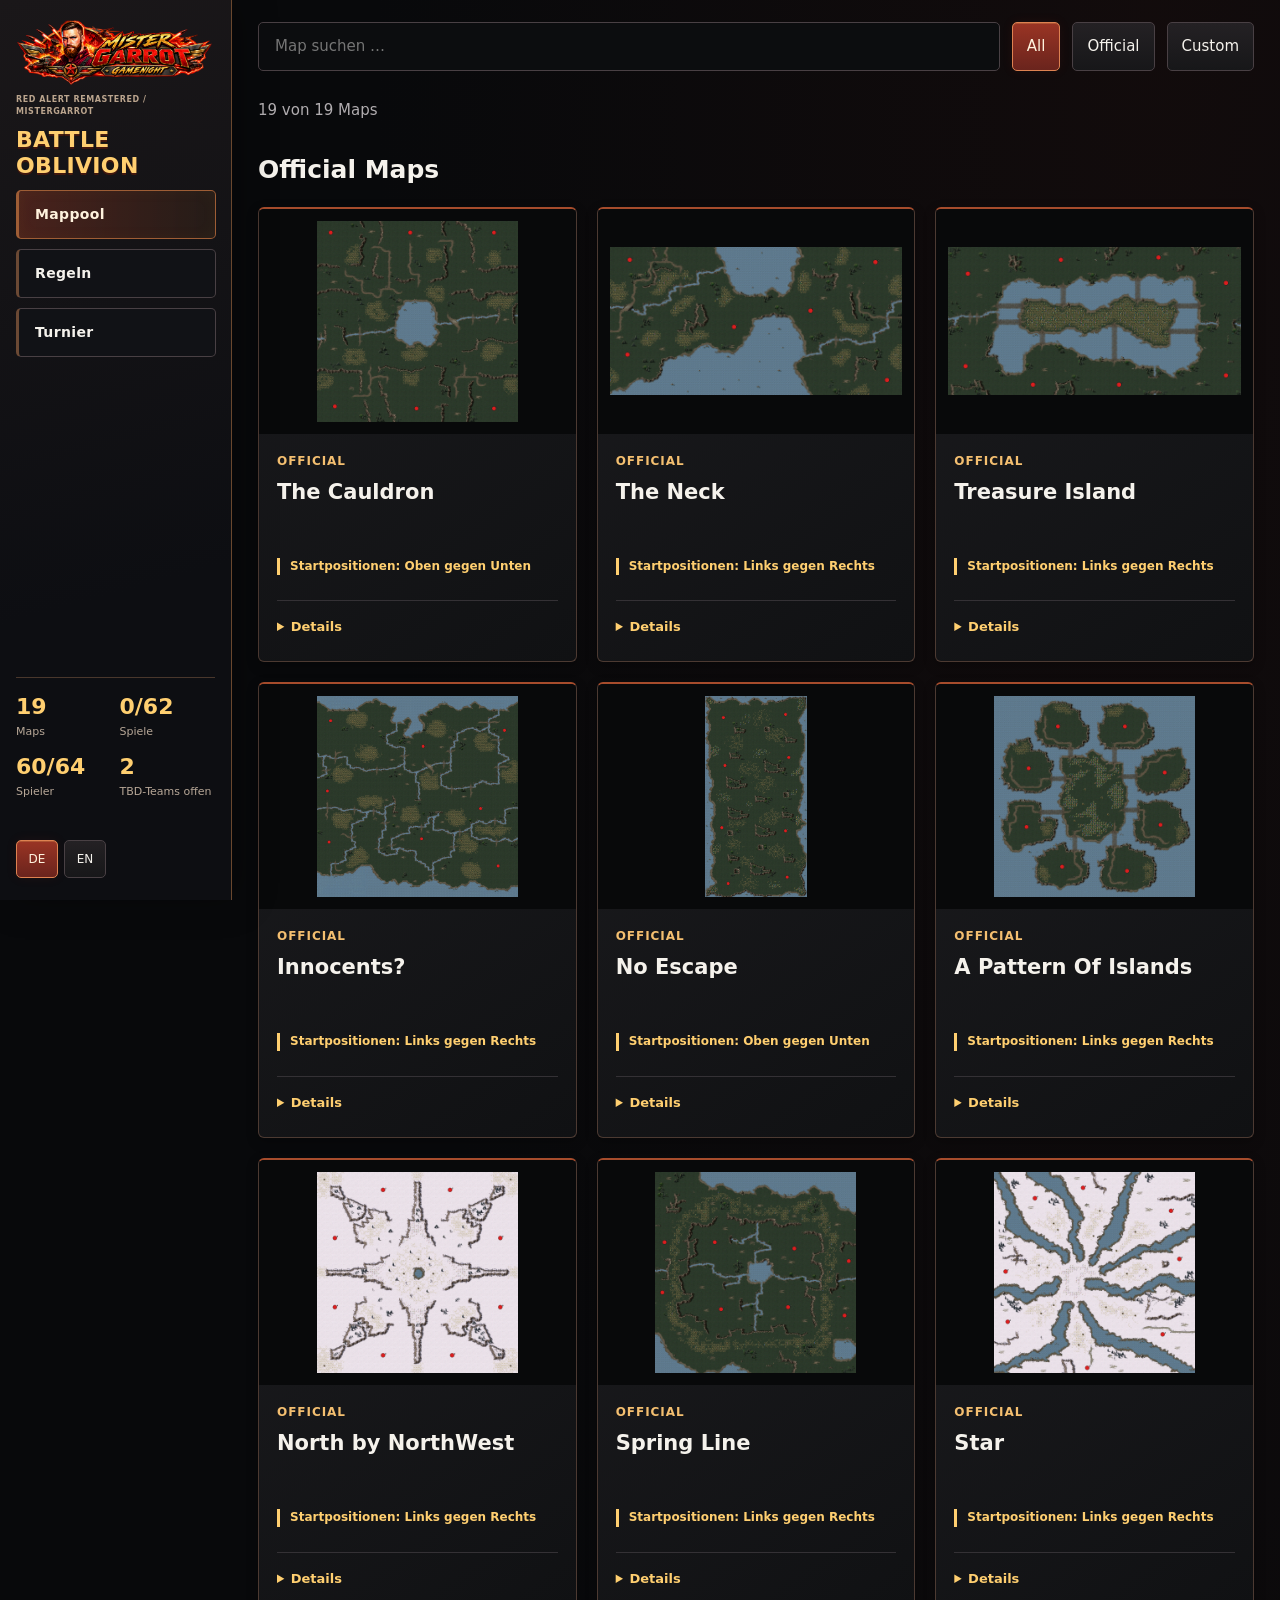
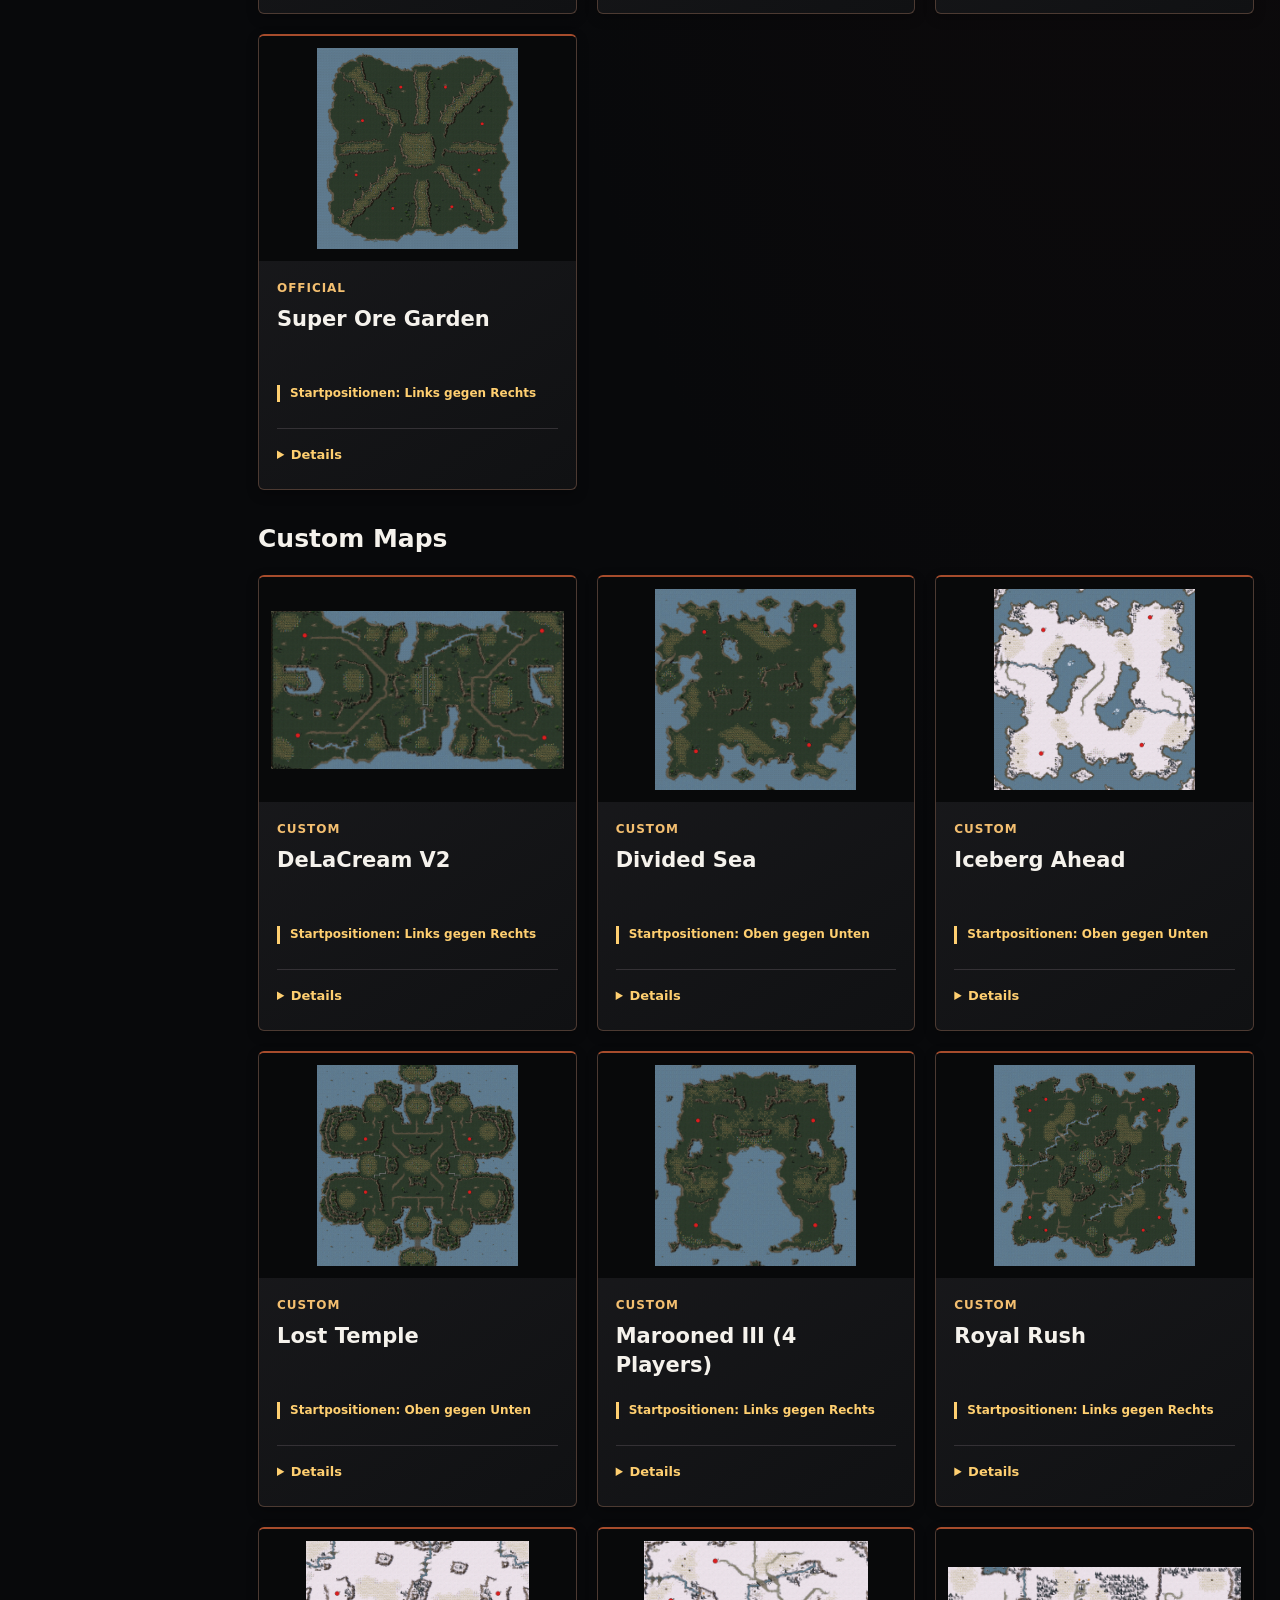
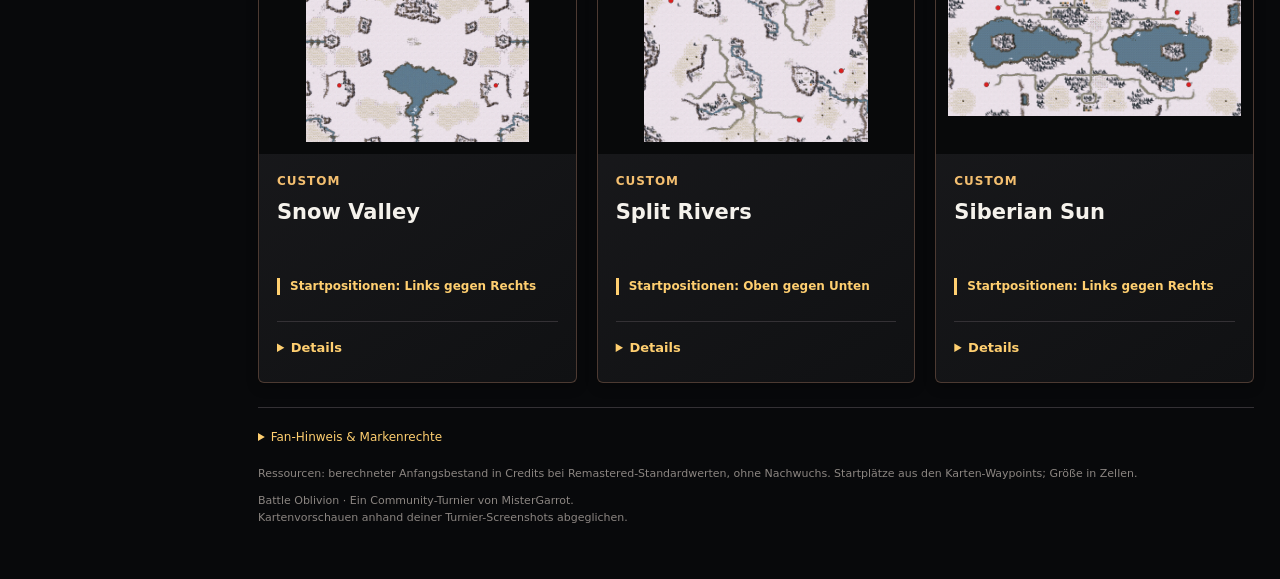
<file: index.html>
<!doctype html>
<html lang="de"><head><meta charset="utf-8"><meta name="viewport" content="width=device-width,initial-scale=1"><meta name="description" content="MisterGarrot presents Battle Oblivion: Red Alert Remastered tournament maps, rules and live bracket."><meta name="theme-color" content="#141113"><link rel="icon" href="assets/branding/mistergarrot/logo-3c8ef4c450.png"><title>MisterGarrot · BATTLE OBLIVION</title>
<style>
:root{color-scheme:dark;--bg:#06030f;--panel:#130d2a;--line:#302347;--ink:#f5f0ff;--muted:#b4a8ca;--pink:#ff3aa2;--cyan:#54d8ff;--gold:#ffdc4a}*{box-sizing:border-box}body{margin:0;background:var(--bg);color:var(--ink);font:16px/1.5 system-ui,sans-serif}header{border-bottom:1px solid var(--line);background:radial-gradient(ellipse at top left,#39132f,transparent 65%),var(--panel)}.wrap{max-width:1240px;margin:auto;padding:32px 24px}.brand{color:var(--pink);font-weight:800;letter-spacing:.18em;font-size:13px}h1{font-size:clamp(36px,6vw,66px);line-height:1.05;letter-spacing:-.045em;margin:20px 0}p{color:var(--muted);max-width:780px}.stats{display:flex;gap:24px;flex-wrap:wrap;margin-top:28px}.stats strong{color:var(--gold);font-size:25px;margin-right:6px}.tools{display:flex;gap:12px;flex-wrap:wrap;margin-bottom:28px}input{flex:1;min-width:190px;background:var(--panel);border:1px solid var(--line);padding:12px 16px;color:var(--ink);border-radius:8px;font:inherit}button{font:inherit;cursor:pointer} .filter{border:1px solid var(--line);border-radius:8px;background:var(--panel);color:var(--ink);padding:10px 15px}.filter[aria-pressed=true]{color:var(--bg);background:var(--cyan);border-color:var(--cyan)}:focus-visible{outline:3px solid var(--gold);outline-offset:4px}h2{margin:30px 0 18px;font-size:25px}.grid{display:grid;grid-template-columns:repeat(auto-fill,minmax(255px,1fr));gap:20px}.card{background:var(--panel);border:1px solid var(--line);border-radius:12px;overflow:hidden}.preview{display:flex;width:100%;height:225px;align-items:center;justify-content:center;border:0;background:#090712;color:var(--muted);padding:12px}.preview img{width:100%;height:100%;object-fit:contain;transition:transform .2s}.preview:hover img{transform:scale(1.04)}.body{padding:18px}.badge{color:var(--cyan);font-size:12px;font-weight:700;text-transform:uppercase;letter-spacing:.08em}h3{font-size:21px;margin:8px 0}.note{font-size:13px;margin:10px 0 0}a{color:var(--gold)}.workshop{display:inline-block;margin-top:12px;font-size:14px}footer{border-top:1px solid var(--line);margin-top:40px;color:var(--muted);font-size:13px}dialog{width:min(950px,94vw);max-height:94vh;background:var(--panel);color:var(--ink);border:1px solid var(--line);border-radius:12px;padding:20px}dialog::backdrop{background:#000c}dialog img{display:block;width:100%;height:65vh;object-fit:contain;background:#090712}dialog button{float:right;background:var(--panel);color:var(--ink);border:1px solid var(--line);border-radius:6px;padding:8px 15px}dialog h2{margin:0 0 16px;padding-right:130px}[hidden]{display:none!important}@media(max-width:500px){.wrap{padding:24px 16px}.grid{grid-template-columns:1fr}.stats{gap:12px}.filter{flex:1}.preview{height:270px}}@media(prefers-reduced-motion:reduce){*{transition:none!important}}@media print{.tools,dialog{display:none}body{background:white;color:black}.card{break-inside:avoid}.grid{grid-template-columns:repeat(3,1fr)}.preview{height:150px}}
.rules-grid{display:grid;grid-template-columns:repeat(auto-fit,minmax(min(100%,340px),1fr));gap:20px}.rule-box{background:var(--panel);border:1px solid var(--line);border-radius:12px;padding:24px}.rule-box h3{margin-top:0}.rule-box li{margin:10px 0}.rule-box ul,.rule-box ol{padding-left:22px}.rule-box dl{display:grid;grid-template-columns:1fr 1fr;gap:10px 16px}.rule-box dd{margin:0;color:var(--cyan)}.rule-highlight{padding:20px 24px;margin:20px 0 24px;border-left:4px solid var(--gold);background:#ffdc4a12;color:var(--gold);font-size:20px}@media print{#rules-panel[hidden]{display:block!important}}
.language-switch{display:flex;justify-content:flex-end;gap:8px;margin-bottom:16px}.language-switch .filter{flex:0 0 auto;min-width:52px}
.map-positions{font-size:14px;font-weight:700;color:var(--gold);border-left:3px solid var(--gold);padding-left:10px;margin:12px 0}
.map-metadata{border-top:1px solid var(--line);margin-top:14px;padding-top:10px}.map-metadata dl{display:grid;grid-template-columns:1fr auto;gap:5px 12px;font-size:13px;margin:0}.map-metadata dt{color:var(--muted)}.map-metadata dd{margin:0;text-align:right;font-variant-numeric:tabular-nums}.map-metadata details{font-size:12px;margin-top:12px;color:var(--muted)}.map-metadata summary{cursor:pointer;color:var(--cyan)}.map-metadata details p{overflow-wrap:anywhere}

dialog{width:min(1200px,96vw)}
.zoom-controls{display:flex;align-items:center;gap:10px;flex-wrap:wrap;margin:12px 0}
.zoom-controls button{float:none;min-width:40px}
.zoom-controls input{flex:1;min-width:100px;max-width:330px;padding:0;accent-color:var(--cyan)}
.zoom-controls output{min-width:55px;font-variant-numeric:tabular-nums}
.zoom-hint{font-size:12px;margin:8px 0}
#zoom-viewport{height:60vh;position:relative;overflow:hidden;background:#090712;touch-action:none;cursor:zoom-in;border:1px solid var(--line);user-select:none}
#zoom-viewport[data-zoomed=true]{cursor:grab}#zoom-viewport.dragging{cursor:grabbing}
#zoom-viewport #zoom-img{position:absolute;max-width:none;width:auto;height:auto;object-fit:fill;transform-origin:0 0;pointer-events:none}
@media(max-width:500px){.zoom-controls{gap:6px}#zoom-viewport{height:55vh}}
</style><link rel="stylesheet" href="assets/css/battle-oblivion-bracket.css?v=garrot-22"><style data-battle-version="garrot-22">/* MisterGarrot: compact command-panel layout, red/gold accents on charcoal. */
:root{--bg:#08090b;--panel:#131416;--line:#343135;--ink:#f5f2ec;--muted:#b1adb0;--pink:#f24939;--cyan:#edbc61;--gold:#ffcf70;--ground:var(--bg);--panel-hi:#1b1a1c}
body{background:radial-gradient(ellipse at 90% 0,#48181128,transparent 48%),var(--bg);font-size:15px;padding-bottom:20px}
.wrap{max-width:1840px;width:100%;padding:18px 28px}header{background:linear-gradient(100deg,#171213,#0d0e10 65%);border-bottom:1px solid #6a3527;box-shadow:0 3px 20px #0007}
header>.wrap{display:grid;grid-template-columns:180px 1fr auto;grid-template-rows:auto auto;align-items:center;gap:3px 24px;padding-top:10px;padding-bottom:10px}
.garrot-brand{grid-column:1;grid-row:1/3;display:block;width:180px;height:60px}.garrot-brand img{display:block;width:100%;height:100%;object-fit:contain}
header .brand{grid-column:2;grid-row:1;color:#bcaaa1;font-size:10px;letter-spacing:.16em;align-self:end}header h1{grid-column:2;grid-row:2;margin:0;font-size:clamp(22px,2.3vw,34px);line-height:1.15;letter-spacing:.025em;font-weight:900;color:var(--gold);text-shadow:0 2px #41170d;align-self:start}
header .language-switch{grid-column:3;grid-row:1/3;margin:0;align-self:center;gap:6px}header .language-switch .filter{min-width:42px;padding:8px 10px;font-size:12px}header>.wrap>p,header .stats{display:none}
main>.tools:first-child{margin-bottom:14px;gap:8px;border-bottom:1px solid var(--line);padding-bottom:12px}.filter{border-radius:5px;border-color:#494044;background:linear-gradient(#242124,#171719);color:var(--ink);padding:9px 14px;min-height:38px;transition:background .15s,border-color .15s}
.filter:hover{border-color:#bc6942;background:#302322}.filter[aria-pressed=true]{background:linear-gradient(#9a3424,#6a241d);color:#fff3de;border-color:#de8251;box-shadow:inset 0 1px #ffcf7033,0 0 12px #cc392414}
input,select{border-radius:5px!important;background:#0c0d0f!important;border-color:#494044!important}.filter:focus-visible,input:focus-visible,select:focus-visible,summary:focus-visible{outline:2px solid var(--gold);outline-offset:3px}
.card,.rule-box,.battle-match{border:1px solid #4c3a32;border-radius:6px;background:linear-gradient(145deg,#1b1b1e,#101113);box-shadow:inset 0 1px #ffffff08,0 4px 12px #0004}.card{border-top:2px solid #a64c2c}.card:hover{border-color:#a97145}.preview{background:#08090a}.badge{color:#f4bf70}.rule-highlight{background:#65251a2b}.rule-box h3{color:#f2c688}.rule-box dd{color:#f4d08d}
#tournament-panel>.battle-heading{font-size:22px;line-height:1.2;margin:0 12px 4px 0;display:inline-block;color:#f3e9dd}#tournament-panel>.battle-summary{font-size:12px;margin:0;display:inline;color:var(--muted)}.battle-connection{margin:5px 0 12px;font-size:11px!important;color:#d1ad70!important}
.battle-toolbar{gap:8px;align-items:center;margin-bottom:12px}.battle-toolbar>.filter,.battle-toolbar>select{font-size:13px;padding:8px 12px;min-height:38px}.battle-toolbar .battle-match-picker{max-width:360px;min-width:180px;flex:1}.battle-toolbar .battle-view-tools{margin:0 0 0 auto;gap:8px;flex-wrap:nowrap;font-size:12px}.battle-view-tools input{width:100px;min-width:70px;max-width:130px;flex:0 1 100px}.battle-view-tools .filter{font-size:12px;padding:7px 10px;white-space:nowrap}.battle-view-tools output{min-width:44px}
#bracket-message:empty{display:none}.battle-viewport{max-height:calc(100dvh - 250px);min-height:330px;background:linear-gradient(#111214e8,#090a0c),repeating-linear-gradient(0deg,transparent 0 39px,#ffffff04 40px);border:1px solid #5b4033;border-top:2px solid #bb6b37;border-radius:6px;padding:16px;scrollbar-color:#74543d #111214}
.battle-round>h3{font-size:15px;color:#edbd76;background:var(--bg);text-transform:uppercase;letter-spacing:.08em}.battle-mirrored .battle-round>h3{height:38px;background:transparent}.battle-mirrored .battle-matches{grid-template-rows:repeat(16,var(--battle-row-height,138px))}.battle-mirrored .battle-match{min-height:125px}.battle-match{position:relative;border-left:3px solid #8f472e;padding:12px 14px}.battle-match::after{content:'';position:absolute;right:4px;top:4px;width:11px;height:11px;border-top:1px solid #b67746;border-right:1px solid #b67746;pointer-events:none}.battle-match-id{font-size:12px;color:#d2a76c;font-weight:700;text-transform:uppercase;letter-spacing:.05em}.battle-team{font-size:15px;line-height:1.4;min-height:40px;align-items:center;border-color:#383033}.battle-team strong{font-size:18px;color:#f6ce7d}.battle-winner{color:#ffe1a0;background:#b9752514}.battle-map{display:block;font-size:13px;padding:8px 0;line-height:1.4;max-width:100%}.battle-match>.battle-edit-result{font-size:13px;display:block;width:100%;padding:9px 12px;margin-top:4px;min-height:38px;text-align:center;background:linear-gradient(#9a3424,#69251d);border-color:#b76b40;color:#fff1d9;font-weight:700}.battle-match>.battle-edit-result:hover{background:#a43b28}.battle-final{box-shadow:0 0 22px #d98d3620!important}
.battle-lines path{stroke:#c59454;stroke-opacity:.65;stroke-width:2}.battle-list-viewport{max-height:none;overflow:visible;min-height:0;padding:18px}.battle-list-viewport .battle-round>h3{position:static;margin:10px 0 12px;padding:8px 0;border-bottom:1px solid #65432e}.battle-list-viewport .battle-round+.battle-round{margin-top:26px}.battle-bracket:not(.battle-mirrored) .battle-matches{grid-template-columns:repeat(auto-fill,minmax(310px,1fr));gap:14px}.battle-bracket:not(.battle-mirrored) .battle-round>h3{background:none}.battle-editor{background:linear-gradient(145deg,#1e1b1c,#101113);border:1px solid #a56b43;border-top:3px solid #d69648;box-shadow:0 20px 70px #000a}.battle-editor h2{color:var(--gold)}.battle-editor form{gap:16px}.battle-editor input,.battle-editor select{font-size:16px;padding:12px}.battle-editor form>button[type=submit]{background:#852f22;border-color:#c4814b;font-weight:700;min-height:44px}.battle-editor [role=alert]{color:#ff9b86}
footer{margin-top:24px}footer p{font-size:11px;max-width:none;color:#8b8581}dialog{background:#141416;border-color:#825437}.zoom-controls button{border-color:#72513d;background:#201b19;color:var(--ink)}
@media(min-width:1900px){.wrap{max-width:2040px}}
@media(max-width:800px){.wrap{padding:14px 16px}header>.wrap{grid-template-columns:110px 1fr auto;gap:3px 12px}.garrot-brand{width:110px;height:48px}header .brand{font-size:8px;letter-spacing:.05em}header h1{font-size:22px}.battle-toolbar .battle-view-tools{margin-left:0}.battle-viewport{max-height:68dvh}.battle-bracket:not(.battle-mirrored) .battle-matches{grid-template-columns:repeat(auto-fill,minmax(270px,1fr))}}
@media(max-width:480px){header>.wrap{grid-template-columns:65px 1fr auto;padding:9px 12px;gap:3px 8px}.garrot-brand{width:65px;height:42px}header h1{font-size:17px}header .brand{font-size:7px}header .language-switch .filter{min-width:32px;padding:6px;font-size:11px}header .language-switch{gap:3px}.battle-toolbar .battle-match-picker{max-width:100%}.battle-list-viewport{padding:10px}.battle-bracket:not(.battle-mirrored) .battle-matches{grid-template-columns:1fr}main>.tools:first-child>.filter{flex:1;padding:9px 8px}}
@media(prefers-reduced-motion:reduce){.filter{transition:none}}
/* Dashboard shell inspired by the supplied full-page reference. */
@media(min-width:901px){
 body>header{position:fixed;inset:0 auto 0 0;width:232px;height:100dvh;z-index:30;border-right:1px solid #69472e;border-bottom:0;background:linear-gradient(165deg,#1a1719,#0d0e12 65%);box-shadow:8px 0 35px #0004}
 header>.wrap{position:relative;height:100%;width:100%;display:flex;flex-direction:column;align-items:flex-start;padding:20px 16px;gap:9px}
 .garrot-brand{width:196px;height:65px;flex:none}header .brand{font-size:8px;letter-spacing:.07em;align-self:auto;color:#bba58e}header h1{font-size:22px;line-height:1.2;align-self:auto;margin:0;letter-spacing:.015em}
 header .language-switch{position:absolute;left:16px;bottom:22px;align-self:auto}
 header .stats{display:grid;grid-template-columns:1fr 1fr;gap:14px 8px;margin:0;position:absolute;bottom:100px;left:16px;right:16px;border-top:1px solid #49372c;padding-top:16px;font-size:11px;color:#b7a797}
 header .stats strong{display:block;font-size:22px;line-height:1.2;margin:0 0 3px;color:var(--gold)}
 main.wrap{margin-left:232px;width:calc(100% - 232px);max-width:none;padding:22px 26px}
 main>.tools:first-child{position:fixed;top:190px;left:16px;width:200px;display:flex;flex-direction:column;gap:10px;z-index:40;border:0;padding:0;margin:0}
 main>.tools:first-child .filter{text-align:left;width:100%;padding:13px 16px;font-size:14px;font-weight:700;letter-spacing:.025em;border-left:3px solid #6b4934;background:#111216}
 main>.tools:first-child .filter[aria-pressed=true]{border-left-color:#ffc16b;border-color:#9e5d35;background:linear-gradient(90deg,#78302288,#251c18);box-shadow:inset 0 0 16px #d78c2b0c}
}
.battle-kpis{display:grid;grid-template-columns:repeat(3,minmax(0,1fr));gap:14px;margin-bottom:18px;max-width:950px}.battle-kpi{position:relative;display:flex;align-items:center;gap:14px;padding:15px 18px;background:linear-gradient(130deg,#201b1d,#111216);border:1px solid #4b3c34;border-radius:7px;border-top:2px solid #a55c31;box-shadow:0 5px 18px #0002}.battle-kpi:after{content:'';position:absolute;right:5px;bottom:5px;width:10px;height:10px;border-right:1px solid #b67c46;border-bottom:1px solid #b67c46}.battle-kpi strong{font-size:23px;line-height:1.2;color:#f5cd83;white-space:nowrap;font-variant-numeric:tabular-nums}.battle-kpi span{font-size:11px;color:#c1b3a8;letter-spacing:.035em;text-transform:uppercase;max-width:110px}.series-format{margin:14px 0}.series-format dl{max-width:600px}.battle-viewport{max-height:calc(100dvh - 270px)}
@media(max-width:1100px){.battle-kpi{padding:12px;gap:8px}.battle-kpi strong{font-size:19px}.battle-kpi span{font-size:10px}}
@media(max-width:900px){.battle-kpis{margin-top:0;gap:8px}.battle-kpi{padding:12px 10px;flex-direction:column;align-items:flex-start;gap:5px}.battle-kpi strong{font-size:20px}.battle-kpi span{max-width:none;font-size:10px}.battle-viewport{max-height:65dvh}}
@media(max-width:480px){.battle-kpi strong{font-size:16px}.battle-kpi span{font-size:9px}.battle-kpis{gap:6px}}

.map-details{margin-top:14px;border-top:1px solid var(--line);padding-top:10px}.map-details>summary{cursor:pointer;color:var(--gold);font-size:13px;font-weight:600;padding:6px 0;min-height:32px}.map-details>summary:focus-visible{outline:2px solid var(--gold);outline-offset:3px}.map-details[open]>summary{margin-bottom:8px}.map-details>.map-metadata{border-top:0;padding-top:0;margin-top:0}.stats>span>span{display:block}

.site-credit{font-size:11px;color:var(--muted)}.site-credit strong,.footer-credit strong{color:var(--gold);font-weight:700}.footer-credit{font-size:12px;margin:12px 0}.fan-notice{margin:12px 0;font-size:12px;color:var(--muted)}.fan-notice summary{cursor:pointer;color:var(--gold);padding:8px 0;min-height:32px}.fan-notice p{max-width:1000px;line-height:1.7}.fan-notice summary:focus-visible{outline:2px solid var(--gold);outline-offset:3px}@media(min-width:901px){header .site-credit{position:absolute;left:16px;bottom:73px;line-height:1.4}}@media(max-width:900px){header .site-credit{display:none}}

/* Preserve natural content height when login adds result buttons. */
.battle-mirrored .battle-match{height:max-content;max-height:none;align-self:center;flex-shrink:0}.battle-mirrored .battle-matches{align-items:center}

.battle-round-header{display:flex;align-items:center;gap:12px;flex-wrap:wrap;margin:10px 0 14px;padding-bottom:12px;border-bottom:1px solid #785130}.battle-round-header h3{margin:0;font-size:18px;line-height:1.25;color:var(--gold);text-transform:uppercase;letter-spacing:.07em}.battle-series-badge{display:inline-flex;align-items:center;justify-content:center;border:1px solid #ac7243;border-radius:4px;padding:5px 12px;font-size:16px;line-height:1.2;font-weight:800;color:#ffe2a8;background:linear-gradient(#40281b,#211811);white-space:nowrap;box-shadow:inset 0 1px #ffc66518}.battle-series-wins{font-size:12px;color:#c8b59e;white-space:nowrap}.battle-mirrored .battle-round-header{height:100px;margin:0;flex-direction:column;justify-content:center;gap:6px;padding:5px 0 12px}.battle-list-viewport .battle-round-header h3{border:0;margin:0;padding:0}.battle-list-viewport .battle-round-header{margin-top:10px}

/* Full-width map inspector: map at left, comparable facts at right. */
#zoom{width:97vw;max-width:1920px;max-height:96dvh;height:94dvh;padding:20px;position:fixed;overflow:hidden;box-sizing:border-box}#zoom[open]{display:flex;flex-direction:column}#zoom>#close{position:absolute;right:20px;top:18px;z-index:2}#zoom>#zoom-title{font-size:25px;line-height:1.3;flex:none;margin:0 110px 12px 0;padding:0}.map-view-layout{display:grid;grid-template-columns:minmax(0,1fr) 310px;gap:20px;flex:1;min-height:0}.map-view-main{display:flex;flex-direction:column;min-width:0;min-height:0}.map-view-main .zoom-controls{flex:none;margin:0 0 6px}.map-view-main .zoom-hint{flex:none;margin:4px 0 10px}.map-view-main #zoom-viewport{height:auto;flex:1;min-height:0;width:100%}.map-info-panel{min-width:0;overflow:auto;background:#0d0e10;border:1px solid #49372e;border-top:2px solid #b07743;border-radius:6px;padding:18px}.map-info-panel h3{margin:0 0 14px;font-size:18px;color:var(--gold)}.map-info-panel .map-metadata{margin-top:14px}.map-info-panel .map-metadata dl{font-size:14px;gap:10px 14px}.map-info-panel .note{font-size:12px;line-height:1.7}.map-info-panel .workshop{font-size:13px}.map-info-panel details p{font-size:12px}.map-info-panel #zoom-note:empty{display:none}
@media(min-width:1800px){.map-view-layout{grid-template-columns:minmax(0,1fr) 340px}}
@media(max-width:850px){#zoom{width:98vw;height:96dvh;padding:14px}#zoom>#close{right:14px;top:12px}.map-view-layout{grid-template-columns:minmax(0,1fr);grid-template-rows:minmax(230px,1fr) minmax(120px,30vh);gap:12px}.map-info-panel{padding:12px}.map-info-panel .map-metadata dl{grid-template-columns:1fr 1fr;font-size:13px;gap:6px 12px}#zoom>#zoom-title{font-size:20px}.map-view-main .zoom-hint{font-size:10px}}

.battle-round-header{justify-content:center;text-align:center}.battle-mirrored .battle-round-header{align-items:center;justify-content:center}.battle-round-header h3{text-align:center;width:100%}.battle-list-viewport .battle-round-header{flex-direction:column;gap:7px;align-items:center}.battle-series-wins{display:none}

/* Uniform map-card rows with no internal library/version commentary. */
#groups .card{display:flex;flex-direction:column}#groups .card>.preview{flex-shrink:0}#groups .card>.body{display:flex;flex-direction:column;flex:1;min-width:0}#groups .body>h3{line-height:1.4;min-height:2.8em;margin:8px 0 4px;overflow-wrap:anywhere}#groups .map-position-slot{height:52px;min-height:52px;display:flex;align-items:center}#groups .map-position-slot .map-positions{margin:0;font-size:12px;line-height:1.45}#groups .map-details{margin-top:8px}#groups .map-details[open]{display:flex;flex-direction:column;flex:1}#groups .map-details>.map-metadata{margin-bottom:14px}#groups .map-details>.workshop{display:block;margin-top:auto;padding-top:12px;font-size:13px;line-height:1.4}

/* Zoom tools span above both columns; map and facts share the same edges. */
#zoom>.zoom-controls{flex:none;margin:0 0 6px}#zoom>.zoom-hint{flex:none;margin:4px 0 10px}#zoom .map-view-layout{align-items:stretch}#zoom .map-info-panel{height:100%;box-sizing:border-box}#groups .map-metadata dd{overflow-wrap:anywhere;max-width:160px}.map-info-panel .map-metadata dd{overflow-wrap:anywhere;max-width:180px}

/* Section navigation is separate from display and result controls. */
.battle-navigation{display:flex;align-items:center;flex-wrap:wrap;gap:8px;margin:16px 0 12px;padding:12px 14px;border:1px solid #514032;border-radius:6px;background:#161315}
.battle-control-label{font-size:11px;color:#bcae9f;letter-spacing:.06em;text-transform:uppercase;margin-right:8px;white-space:nowrap}
.battle-navigation>.filter{font-size:14px;min-height:42px;padding:10px 18px;font-weight:700}
.battle-navigation>.filter[aria-pressed=true]{border-bottom:3px solid #ffd17d}
.battle-view-switch{display:flex;align-items:center;flex-wrap:wrap;gap:6px;border-right:1px solid #514032;padding-right:14px;margin-right:6px}
.battle-view-switch>.filter{font-size:13px;min-height:38px;padding:8px 12px}
.battle-tree.battle-bracket{display:grid;width:max-content;grid-template-columns:repeat(var(--battle-columns,9),290px);gap:36px}
.battle-tree.battle-bracket .battle-round{width:290px}
.battle-tree.battle-bracket .battle-matches{display:grid;grid-template-columns:1fr;grid-template-rows:repeat(16,var(--battle-row-height,138px));gap:0;align-items:center}
.battle-tree .battle-round-header{height:100px;margin:0;flex-direction:column;align-items:center;justify-content:center;gap:6px;padding:5px 0 12px}
.battle-tree.battle-bracket .battle-match{height:max-content;max-height:none;min-height:125px;align-self:center;margin:0;position:relative;z-index:1;flex-shrink:0;background:var(--panel)}
.battle-final-tree .battle-matches{grid-template-rows:repeat(16,22px)}
@media(max-width:700px){.battle-navigation{padding:10px;gap:6px}.battle-navigation>.battle-control-label{width:100%;margin-bottom:3px}.battle-navigation>.filter{flex:1;padding:9px 10px;font-size:12px}.battle-view-switch{border:0;margin:0;padding:0;width:100%}.battle-toolbar .battle-view-tools{flex-wrap:wrap}.battle-viewport{max-height:65dvh}}

/* Match-Status: gespielt / bereit / offen */
.battle-match .battle-status{float:right;font-size:9px;letter-spacing:.04em;text-transform:uppercase;padding:1px 6px;border-radius:8px;border:1px solid currentColor}
.battle-match.battle-done{border-color:#4f9a5c;border-left:4px solid #4f9a5c;background:linear-gradient(145deg,#16281b,#0f1a13)!important}
.battle-match.battle-done .battle-status{color:#7fd48f;background:#7fd48f1f}
.battle-match.battle-done .battle-team:not(.battle-winner){opacity:.5;text-decoration:line-through;text-decoration-color:#ffffff30}
.battle-match.battle-done .battle-winner{color:#9be8a8;background:#4f9a5c2e}
.battle-match.battle-ready{border-color:#e0a030;border-left:4px solid #e0a030;box-shadow:0 0 10px #e0a03038}
.battle-match.battle-ready .battle-status{color:#f4bf70;background:#e0a03022}
.battle-match.battle-pending{opacity:.45;border-style:dashed;border-color:#4c3a32}
.battle-match.battle-pending .battle-status{color:#8a8a8a}
</style></head><body><header><div class="wrap"><div class="language-switch" role="group" aria-label="Sprache / Language"><button class="filter" type="button" data-lang="de" aria-pressed="true" lang="de">DE</button><button class="filter" type="button" data-lang="en" aria-pressed="false" lang="en">EN</button></div><a class="garrot-brand" href="#" aria-label="MisterGarrot Gamenight"><img src="assets/branding/mistergarrot/wordmark-16dedf7042.png" alt="MisterGarrot Gamenight" width="2172" height="724"></a><div class="brand">RED ALERT REMASTERED / MISTERGARROT</div><h1>BATTLE OBLIVION</h1><p>MisterGarrots Battle Oblivion: Karten, Regeln und der aktuelle Turnierstand für die Red-Alert-Remastered-Community.</p><div class="stats"><span><strong>19</strong>Maps</span><span><strong id="sidebar-games">0/62</strong><span>Spiele</span></span><span><strong id="sidebar-players">60/64</strong><span>Spieler</span></span><span><strong id="sidebar-tbd">2</strong><span>TBD-Teams offen</span></span></div></div></header><main class="wrap"><nav class="tools" aria-label="Turnierbereiche"><button class="filter" id="maps-tab" aria-pressed="true" aria-controls="maps-panel">Mappool</button><button class="filter" id="rules-tab" aria-pressed="false" aria-controls="rules-panel">Regeln</button><button class="filter" id="tournament-tab" aria-pressed="false" aria-controls="tournament-panel">Turnier</button></nav><section id="tournament-panel" data-own-i18n hidden></section><div id="maps-panel"><div class="tools"><input id="search" type="search" aria-label="Karten suchen" placeholder="Map suchen …"><button class="filter" data-filter="all" aria-pressed="true">All</button><button class="filter" data-filter="official" aria-pressed="false">Official</button><button class="filter" data-filter="custom" aria-pressed="false">Custom</button></div><p id="count" role="status" aria-live="polite"></p><div id="groups"></div><p id="empty" hidden>Keine Map gefunden. Versuche einen anderen Suchbegriff.</p></div><section id="rules-panel" hidden aria-labelledby="rules-title"><div class="brand">BATTLE OBLIVION / TURNIERREGELN</div><h2 id="rules-title">Regeln</h2><article class="rule-box series-format"><h3>Turnierformat</h3><dl><dt>Runde 1 &amp; 2</dt><dd>BO5 · 3 Mapsiege</dd><dt>Viertel- &amp; Halbfinale</dt><dd>BO7 · 4 Mapsiege</dd><dt>Finale</dt><dd>BO9 · 5 Mapsiege</dd></dl></article><div class="rule-highlight"><strong>Baue 3 Erzsammler, bevor du angreifende Einheiten in der Waffenfabrik produzierst.</strong></div><div class="rules-grid"><article class="rule-box"><h3>📌 Allgemeine Spielregeln</h3><ul><li>Verbindungsabbruch innerhalb der ersten 2 Minuten → automatischer Neustart</li><li>Verbindungsabbruch nach 2 Minuten → Entscheidung der Turnierleitung</li><li>Keine Beleidigungen oder anstößige Sprache</li><li>Keine absichtliche Spielverzögerung</li><li>Verstößt dein Teamkollege gegen die Chatregeln, kann euer Team disqualifiziert werden.</li><li>Smurf-Accounts und Smurfing sind nicht erlaubt.</li></ul></article><article class="rule-box"><h3>📍 Kartenablauf &amp; Startpositionen</h3><ol><li>Die erste Karte wird zufällig ausgelost.</li><li>Das Team mit der niedrigeren Teamnummer wählt zuerst seine Startpositionen.</li><li>Das unterlegene Team wählt die nächste Karte.</li><li>Das unterlegene Team wählt außerdem zuerst seine Startpositionen.</li></ol></article><article class="rule-box"><h3>🗺️ Spieleinstellungen &amp; Sonderregeln</h3><dl><dt>Spielmodus</dt><dd>Basen aktiviert · Gebäude zerstören</dd><dt>Spielgeschwindigkeit</dt><dd>Schneller (Faster)</dd><dt>Starteinheiten</dt><dd>Keine</dd><dt>Technologiestufe</dt><dd>10</dd><dt>Startkapital</dt><dd>10000</dd><dt>Einheiten-Warteschlange</dt><dd>Aktiviert</dd><dt>Erznachwuchs</dt><dd>Standard</dd><dt>Kisten</dt><dd>Deaktiviert</dd><dt>Superwaffen</dt><dd>Aktiviert</dd><dt><strong>Wieder einpackbares MBF</strong></dt><dd><strong>Aktiviert</strong></dd><dt>Kriegsnebel kehrt zurück</dt><dd>Deaktiviert</dd><dt>Aftermath-Einheiten</dt><dd>Deaktiviert</dd></dl></article><article class="rule-box"><h3>⚔ Spielablauf</h3><p>Alle Fraktionen sind erlaubt.</p><h3>Bugs &amp; Exploits</h3><p>Die Nutzung von Bugs oder Exploits kann zur sofortigen Disqualifikation führen.</p></article></div></section><footer><details class="fan-notice"><summary>Fan-Hinweis &amp; Markenrechte</summary><p>Dies ist ein inoffizielles, von Fans erstelltes Dashboard und Gemeinschaftsprojekt. Es steht in keiner Verbindung zu Electronic Arts Inc. (EA) und wird von EA weder unterstützt noch gesponsert oder autorisiert.</p><p>Command & Conquer, Red Alert und die verwendeten Spielgrafiken, Logos und Marken gehören ihren jeweiligen Rechteinhabern. Dieses Angebot dient der Information und Organisation des Community-Turniers.</p></details><p>Ressourcen: berechneter Anfangsbestand in Credits bei Remastered-Standardwerten, ohne Nachwuchs. Startplätze aus den Karten-Waypoints; Größe in Zellen.</p><p>Battle Oblivion · Ein Community-Turnier von MisterGarrot.<br>Kartenvorschauen anhand deiner Turnier-Screenshots abgeglichen.</p></footer></main><dialog id="zoom" aria-labelledby="zoom-title"><button id="close" autofocus>Schließen</button><h2 id="zoom-title"></h2><div class="zoom-controls" role="group" aria-label="Kartenzoom"><button type="button" id="zoom-out" aria-label="Verkleinern">−</button><input id="zoom-range" type="range" min="100" max="500" step="25" value="100" aria-label="Zoomstufe"><output id="zoom-percent" for="zoom-range">100%</output><button type="button" id="zoom-in" aria-label="Vergrößern">+</button><button type="button" id="zoom-reset">Zurücksetzen</button></div><p class="zoom-hint">Mausrad zum Zoomen · Ziehen zum Verschieben · Doppelklick zum Zurücksetzen</p><div class="map-view-layout"><div class="map-view-main"><div id="zoom-viewport" tabindex="0" aria-label="Vergrößerbare Karte"><img id="zoom-img" alt="" draggable="false"></div></div><aside id="map-info-panel" class="map-info-panel" aria-labelledby="map-info-title"><h3 id="map-info-title">Kartendetails</h3><div id="map-info-body"></div><p id="zoom-note"></p></aside></div></dialog><script>
const translations={"Turnier": "Tournament", "6-Spieler": "6-player", "8-Spieler": "8-player", "Mappool": "Map pool", "Regeln": "Rules", "Turnierbereiche": "Tournament sections", "Karten suchen": "Search maps", "Map suchen …": "Search maps …", "Alle Maps": "All maps", "6 Spieler": "6 players", "8 Spieler": "8 players", "6-Spieler-Maps": "6-player maps", "8-Spieler-Maps": "8-player maps", "Keine Map gefunden. Versuche einen anderen Suchbegriff.": "No maps found. Try another search term.", "BATTLE OBLIVION / TURNIERREGELN": "BATTLE OBLIVION / TOURNAMENT RULES", "Baue 3 Erzsammler, bevor du angreifende Einheiten in der Waffenfabrik produzierst.": "Build 3 ore trucks before any attacking units from the War Factory.", "📌 Allgemeine Spielregeln": "📌 General Gameplay Rules", "Verbindungsabbruch innerhalb der ersten 2 Minuten → automatischer Neustart": "Disconnect within the first 2 minutes → automatic restart", "Verbindungsabbruch nach 2 Minuten → Entscheidung der Turnierleitung": "Disconnect after 2 minutes → admin decision", "Keine Beleidigungen oder anstößige Sprache": "No flaming or foul language", "Keine absichtliche Spielverzögerung": "No intentional stalling", "Verstößt dein Teamkollege gegen die Chatregeln, kann euer Team disqualifiziert werden.": "If your teammate violates chat rules, your team may be disqualified.", "Smurf-Accounts und Smurfing sind nicht erlaubt.": "No smurfs or smurfing allowed.", "📍 Kartenablauf & Startpositionen": "📍 Map Format & Starting Positions", "Die erste Karte wird zufällig ausgelost.": "The first map is randomly drawn.", "Das Team mit der niedrigeren Teamnummer wählt zuerst seine Startpositionen.": "The team with the lower team number picks starting positions first.", "Das unterlegene Team wählt die nächste Karte.": "The losing team picks the next map.", "Das unterlegene Team wählt außerdem zuerst seine Startpositionen.": "The losing team also picks starting positions first.", "🗺️ Spieleinstellungen & Sonderregeln": "🗺️ Map & Special Rules", "Spielmodus": "Mode", "Basen aktiviert · Gebäude zerstören": "Bases On · Destroy Structures", "Spielgeschwindigkeit": "Game Speed", "Schneller (Faster)": "Faster", "Starteinheiten": "Starting Units", "Keine": "None", "Technologiestufe": "Tech Level", "Startkapital": "Credits", "Einheiten-Warteschlange": "Unit Queueing", "Aktiviert": "Enabled", "Deaktiviert": "Disabled", "Erznachwuchs": "Ore Regrows", "Standard": "Default", "Kisten": "Crates", "Superwaffen": "Super Weapons", "Wieder einpackbares MBF": "Redeployable MCV", "Kriegsnebel kehrt zurück": "Shroud Regrows", "Aftermath-Einheiten": "Aftermath Units", "⚔ Spielablauf": "⚔ Gameplay", "Alle Fraktionen sind erlaubt.": "All factions are allowed.", "Die Nutzung von Bugs oder Exploits kann zur sofortigen Disqualifikation führen.": "Any use of bugs or exploits may result in instant disqualification.", "Bei gekennzeichneten Karten muss die genaue Turnierversion noch abgeglichen werden.": "The exact tournament version of marked maps still needs to be verified.", "Schließen": "Close", "Im Steam Workshop ansehen ↗": "View in Steam Workshop ↗", "Vorschau nicht verfügbar": "Preview unavailable", "Vorschau · Zuordnung offen": "Preview · Version unconfirmed", "Vorschau im Bestand: Treasure Isle.": "Library preview: Treasure Isle.", "Innocents? (Mega) · 8 Spieler": "Innocents? (Mega) · 8 players", "Mehrere Versionen im Bestand. Gezeigt: Marooned III; Turnierversion bitte abgleichen.": "Multiple versions in the library. Shown: Marooned III; please verify the tournament version.", "Bestandsversion: DeLaCream V2, Final cut!. Bitte mit Turnierversion abgleichen.": "Library version: DeLaCream V2, Final cut!. Please verify against the tournament version.", "Bestandsversion: Divided Sea (Open Center 2 - 4 Players). Bitte mit Turnierversion abgleichen.": "Library version: Divided Sea (Open Center 2 - 4 Players). Please verify against the tournament version.", "Bestandsversion: Iceberg Ahead (2 - 4 Players). Bitte mit Turnierversion abgleichen.": "Library version: Iceberg Ahead (2 - 4 Players). Please verify against the tournament version.", "Bestandsversion: Royal Rush (Mega). Bitte mit Turnierversion abgleichen.": "Library version: Royal Rush (Mega). Please verify against the tournament version.", "Bestandsversion: Snow Valley (2 - 4 Players TE1). Bitte mit Turnierversion abgleichen.": "Library version: Snow Valley (2 - 4 Players TE1). Please verify against the tournament version.", "Bestandsversion: Split Rivers (2 - 4 Players). Bitte mit Turnierversion abgleichen.": "Library version: Split Rivers (2 - 4 Players). Please verify against the tournament version.", "Bestandsversion: Siberian Sun (4 Lg). Bitte mit Turnierversion abgleichen.": "Library version: Siberian Sun (4 Lg). Please verify against the tournament version.", "Gesucht: Left vs Right. Die bisherige Vorschau zeigte eine andere Version; korrekte Vorschau folgt.": "Looking for: Left vs Right. The previous preview showed a different version; the correct preview will follow.", "Startpositionen: Links gegen Rechts": "Starting positions: Left vs Right", "Startpositionen: Oben gegen Unten": "Starting positions: Top vs Bottom", "Bestandsversion: DeLaCream V2, Final cut!. Vorschau mit Turnier-Screenshot abgeglichen.": "Library version: DeLaCream V2, Final cut!. Preview visually matched against the tournament screenshot.", "Bestandsversion: Divided Sea (Open Center 2 - 4 Players). Vorschau mit Turnier-Screenshot abgeglichen.": "Library version: Divided Sea (Open Center 2 - 4 Players). Preview visually matched against the tournament screenshot.", "Bestandsversion: Iceberg Ahead (2 - 4 Players). Vorschau mit Turnier-Screenshot abgeglichen.": "Library version: Iceberg Ahead (2 - 4 Players). Preview visually matched against the tournament screenshot.", "Bestandsversion: Marooned III (4 Players). Vorschau mit Turnier-Screenshot abgeglichen.": "Library version: Marooned III (4 Players). Preview visually matched against the tournament screenshot.", "Bestandsversion: Royal Rush (Mega). Vorschau mit Turnier-Screenshot abgeglichen.": "Library version: Royal Rush (Mega). Preview visually matched against the tournament screenshot.", "Bestandsversion: Snow Valley (2 - 4 Players TE1). Vorschau mit Turnier-Screenshot abgeglichen.": "Library version: Snow Valley (2 - 4 Players TE1). Preview visually matched against the tournament screenshot.", "Bestandsversion: Split Rivers (2 - 4 Players). Vorschau mit Turnier-Screenshot abgeglichen.": "Library version: Split Rivers (2 - 4 Players). Preview visually matched against the tournament screenshot.", "Bestandsversion: Siberian Sun (4 Lg). Vorschau mit Turnier-Screenshot abgeglichen.": "Library version: Siberian Sun (4 Lg). Preview visually matched against the tournament screenshot.", "Kartenvorschauen anhand deiner Turnier-Screenshots abgeglichen.": "Map previews visually checked against your tournament screenshots.", "Kartengröße": "Map size", "Zellen": "cells", "Startplätze": "Starting spots", "Klima": "Theater", "Gemäßigt": "Temperate", "Schnee": "Snow", "Innenraum": "Interior", "Ressourcen gesamt": "Total resources", "Erz": "Ore", "Gems": "Gems", "Erzminen": "Ore mines", "Wasser": "Water", "Ja": "Yes", "Nein": "No", "Startpunkte & Kartendaten": "Starting spots & map data", "Quelldatei": "Source map", "Erzfelder": "Ore cells", "Gems-Felder": "Gem cells", "Ressourcen: berechneter Anfangsbestand in Credits bei Remastered-Standardwerten, ohne Nachwuchs. Startplätze aus den Karten-Waypoints; Größe in Zellen.": "Resources: calculated initial credits using default Remastered values, excluding regrowth. Starting spots from map waypoints; size in cells.", "Kartenzoom": "Map zoom", "Verkleinern": "Zoom out", "Vergrößern": "Zoom in", "Zoomstufe": "Zoom level", "Zurücksetzen": "Reset", "Vergrößerbare Karte": "Zoomable map", "Mausrad zum Zoomen · Ziehen zum Verschieben · Doppelklick zum Zurücksetzen": "Scroll to zoom · Drag to pan · Double-click to reset", "Turnierformat": "Tournament format", "Runde 1 & 2": "Rounds 1 & 2", "Viertel- & Halbfinale": "Quarter- & semi-finals", "Finale": "Final", "BO5 · 3 Mapsiege": "BO5 · 3 map wins", "BO7 · 4 Mapsiege": "BO7 · 4 map wins", "BO9 · 5 Mapsiege": "BO9 · 5 map wins", "Details anzeigen": "Show details", "Spiele": "Matches", "Spieler": "Players", "TBD-Teams offen": "TBD teams remaining", "Fan-Hinweis & Markenrechte": "Fan notice & trademarks", "Dies ist ein inoffizielles, von Fans erstelltes Dashboard und Gemeinschaftsprojekt. Es steht in keiner Verbindung zu Electronic Arts Inc. (EA) und wird von EA weder unterstützt noch gesponsert oder autorisiert.": "This is an unofficial, fan-created dashboard and community project. It is not affiliated with Electronic Arts Inc. (EA) and is not supported, sponsored or authorized by EA.", "Command & Conquer, Red Alert und die verwendeten Spielgrafiken, Logos und Marken gehören ihren jeweiligen Rechteinhabern. Dieses Angebot dient der Information und Organisation des Community-Turniers.": "Command & Conquer, Red Alert and the game artwork, logos and trademarks used belong to their respective rights holders. This site provides information and supports the organization of the community tournament.", "MisterGarrots Battle Oblivion: Karten, Regeln und der aktuelle Turnierstand für die Red-Alert-Remastered-Community.": "MisterGarrot’s Battle Oblivion: maps, rules and the latest tournament results for the Red Alert Remastered community.", "Battle Oblivion · Ein Community-Turnier von MisterGarrot.": "Battle Oblivion · A community tournament by MisterGarrot.", "Kartendetails": "Map details", "Nicht angegeben": "Not specified"};
let language='de';
try { const saved=localStorage.getItem('battle-oblivion-language'); if(saved==='en')language='en'; } catch {}
const originalText=new WeakMap(),originalAttributes=new WeakMap();
function translate(value){
 if(language==='de')return value;
 if(translations[value])return translations[value];
 if(value.endsWith(' vergrößern'))return 'Enlarge '+value.slice(0,-11);
 if(value.startsWith('Kartenübersicht '))return 'Map preview '+value.slice(15);
 return value;
}
function applyLanguage(){
 document.documentElement.lang=language;
 document.title=language==='de'?'MisterGarrot · BATTLE OBLIVION – Karten, Regeln & Turnier':'MisterGarrot · BATTLE OBLIVION – Maps, Rules & Tournament';
 const walker=document.createTreeWalker(document.body,NodeFilter.SHOW_TEXT,{acceptNode(node){return node.parentElement.closest('script,style,#count,[data-own-i18n]')?NodeFilter.FILTER_REJECT:NodeFilter.FILTER_ACCEPT;}});
 while(walker.nextNode()){
  const node=walker.currentNode;if(!originalText.has(node))originalText.set(node,node.nodeValue);
  const value=originalText.get(node),trimmed=value.trim();node.nodeValue=trimmed?value.replace(trimmed,translate(trimmed)):value;
 }
 for(const element of document.querySelectorAll('[aria-label],[placeholder],img[alt]')){
  if(element.closest('[data-own-i18n]'))continue;if(!originalAttributes.has(element)){const attrs={};for(const name of ['aria-label','placeholder','alt'])if(element.hasAttribute(name))attrs[name]=element.getAttribute(name);originalAttributes.set(element,attrs);}
  for(const [name,value] of Object.entries(originalAttributes.get(element)))element.setAttribute(name,translate(value));
 }
 for(const number of document.querySelectorAll('[data-number]'))number.textContent=new Intl.NumberFormat('de-DE').format(Number(number.dataset.number));
 const activeMap=maps.find(map=>mapDisplayName(map.name)===document.querySelector('#zoom-title').textContent);if(activeMap)document.querySelector('#zoom-note').textContent='';
 for(const button of document.querySelectorAll('[data-lang]'))button.setAttribute('aria-pressed',String(button.dataset.lang===language));
}
for(const button of document.querySelectorAll('[data-lang]'))button.addEventListener('click',()=>{language=button.dataset.lang;try{localStorage.setItem('battle-oblivion-language',language)}catch{}applyLanguage();update();window.dispatchEvent(new Event('battle-language-change'));});

for(const name of ['maps','rules','tournament'])document.querySelector('#'+name+'-tab').addEventListener('click',()=>{for(const panel of ['maps','rules','tournament']){document.querySelector('#'+panel+'-panel').hidden=panel!==name;document.querySelector('#'+panel+'-tab').setAttribute('aria-pressed',String(panel===name))}});
const maps=[{"name": "The Cauldron", "group": "6", "image": "assets/turnier-mappool/hd/01.webp", "note": "", "link": "", "original_preview": "assets/turnier-mappool/01.jpg", "metadata": {"source_name": "The Cauldron (Large 6 players)", "width": 96, "height": 96, "area": 9216, "start_positions": 6, "starts": [{"number": 1, "x": 22, "y": 21}, {"number": 2, "x": 100, "y": 105}, {"number": 3, "x": 100, "y": 21}, {"number": 4, "x": 24, "y": 104}, {"number": 5, "x": 63, "y": 105}, {"number": 6, "x": 60, "y": 21}], "theater": "temperat", "ore_credits": 150375, "gem_credits": 0, "total_credits": 150375, "ore_cells": 704, "gem_cells": 0, "ore_mines": 12, "water_cells": 312, "resource_basis": "Initial map resources; default Remastered values; excludes regrowth."}, "positions": "tb", "creator": ""}, {"name": "The Neck", "group": "6", "image": "assets/turnier-mappool/hd/02.webp", "note": "", "link": "", "original_preview": "assets/turnier-mappool/02.jpg", "metadata": {"source_name": "The Neck (Medium 6 players)", "width": 126, "height": 64, "area": 8064, "start_positions": 6, "starts": [{"number": 3, "x": 9, "y": 37}, {"number": 4, "x": 120, "y": 89}, {"number": 5, "x": 115, "y": 38}, {"number": 6, "x": 8, "y": 78}, {"number": 7, "x": 87, "y": 59}, {"number": 8, "x": 54, "y": 66}], "theater": "temperat", "ore_credits": 135200, "gem_credits": 19600, "total_credits": 154800, "ore_cells": 654, "gem_cells": 40, "ore_mines": 11, "water_cells": 1983, "resource_basis": "Initial map resources; default Remastered values; excludes regrowth."}, "positions": "lr", "creator": ""}, {"name": "Treasure Island", "group": "6", "image": "assets/turnier-mappool/hd/03.webp", "note": "Vorschau im Bestand: Treasure Isle.", "link": "", "original_preview": "assets/turnier-mappool/03.jpg", "metadata": {"source_name": "Treasure Isle (4-6)", "width": 126, "height": 64, "area": 8064, "start_positions": 8, "starts": [{"number": 1, "x": 9, "y": 43}, {"number": 2, "x": 120, "y": 87}, {"number": 3, "x": 37, "y": 91}, {"number": 4, "x": 91, "y": 36}, {"number": 5, "x": 8, "y": 83}, {"number": 6, "x": 120, "y": 47}, {"number": 7, "x": 74, "y": 91}, {"number": 8, "x": 49, "y": 37}], "theater": "temperat", "ore_credits": 118650, "gem_credits": 100550, "total_credits": 219200, "ore_cells": 493, "gem_cells": 193, "ore_mines": 7, "water_cells": 1565, "resource_basis": "Initial map resources; default Remastered values; excludes regrowth."}, "positions": "lr", "creator": ""}, {"name": "Innocents?", "group": "8", "image": "assets/turnier-mappool/hd/04.webp", "note": "Innocents? (Mega) · 8 Spieler", "link": "", "original_preview": "assets/turnier-mappool/04.jpg", "metadata": {"source_name": "Innocents? (Mega 8 players)", "width": 126, "height": 126, "area": 15876, "start_positions": 8, "starts": [{"number": 1, "x": 9, "y": 16}, {"number": 2, "x": 114, "y": 107}, {"number": 3, "x": 118, "y": 22}, {"number": 4, "x": 8, "y": 92}, {"number": 5, "x": 7, "y": 60}, {"number": 6, "x": 67, "y": 32}, {"number": 7, "x": 66, "y": 90}, {"number": 8, "x": 103, "y": 71}], "theater": "temperat", "ore_credits": 406200, "gem_credits": 0, "total_credits": 406200, "ore_cells": 1758, "gem_cells": 0, "ore_mines": 30, "water_cells": 2166, "resource_basis": "Initial map resources; default Remastered values; excludes regrowth."}, "positions": "lr", "creator": ""}, {"name": "No Escape", "group": "6", "image": "assets/turnier-mappool/hd/05.webp", "note": "", "link": "", "original_preview": "assets/turnier-mappool/05.jpg", "metadata": {"source_name": "No Escape (4-6)", "width": 64, "height": 126, "area": 8064, "start_positions": 8, "starts": [{"number": 1, "x": 43, "y": 14}, {"number": 2, "x": 83, "y": 114}, {"number": 3, "x": 42, "y": 83}, {"number": 4, "x": 84, "y": 39}, {"number": 5, "x": 46, "y": 118}, {"number": 6, "x": 82, "y": 12}, {"number": 7, "x": 44, "y": 44}, {"number": 8, "x": 82, "y": 85}], "theater": "temperat", "ore_credits": 69900, "gem_credits": 81150, "total_credits": 151050, "ore_cells": 590, "gem_cells": 253, "ore_mines": 10, "water_cells": 697, "resource_basis": "Initial map resources; default Remastered values; excludes regrowth."}, "positions": "tb", "creator": ""}, {"name": "A Pattern Of Islands", "group": "8", "image": "assets/turnier-mappool/hd/06.webp", "note": "", "link": "", "original_preview": "assets/turnier-mappool/06.jpg", "metadata": {"source_name": "A Pattern Of Islands (Large 8 players)", "width": 96, "height": 96, "area": 9216, "start_positions": 8, "starts": [{"number": 1, "x": 79, "y": 99}, {"number": 2, "x": 46, "y": 30}, {"number": 3, "x": 31, "y": 78}, {"number": 4, "x": 97, "y": 52}, {"number": 5, "x": 78, "y": 30}, {"number": 6, "x": 48, "y": 97}, {"number": 7, "x": 32, "y": 50}, {"number": 8, "x": 95, "y": 77}], "theater": "temperat", "ore_credits": 50775, "gem_credits": 179750, "total_credits": 230525, "ore_cells": 262, "gem_cells": 397, "ore_mines": 14, "water_cells": 3662, "resource_basis": "Initial map resources; default Remastered values; excludes regrowth."}, "positions": "lr", "creator": ""}, {"name": "North by NorthWest", "group": "8", "image": "assets/turnier-mappool/hd/07.webp", "note": "", "link": "", "original_preview": "assets/turnier-mappool/07.jpg", "metadata": {"source_name": "NORTH BY NORTHWEST (4-8)", "width": 96, "height": 96, "area": 9216, "start_positions": 8, "starts": [{"number": 1, "x": 47, "y": 23}, {"number": 2, "x": 80, "y": 102}, {"number": 3, "x": 103, "y": 46}, {"number": 4, "x": 24, "y": 79}, {"number": 5, "x": 24, "y": 46}, {"number": 6, "x": 103, "y": 79}, {"number": 7, "x": 79, "y": 23}, {"number": 8, "x": 47, "y": 102}], "theater": "snow", "ore_credits": 183525, "gem_credits": 61800, "total_credits": 245325, "ore_cells": 1069, "gem_cells": 168, "ore_mines": 8, "water_cells": 8, "resource_basis": "Initial map resources; default Remastered values; excludes regrowth."}, "positions": "lr", "creator": ""}, {"name": "Spring Line", "group": "8", "image": "assets/turnier-mappool/hd/08.webp", "note": "", "link": "", "original_preview": "assets/turnier-mappool/08.jpg", "metadata": {"source_name": "Spring Line", "width": 96, "height": 96, "area": 9216, "start_positions": 8, "starts": [{"number": 1, "x": 47, "y": 81}, {"number": 2, "x": 82, "y": 52}, {"number": 3, "x": 44, "y": 49}, {"number": 4, "x": 79, "y": 80}, {"number": 5, "x": 106, "y": 84}, {"number": 6, "x": 20, "y": 49}, {"number": 7, "x": 108, "y": 58}, {"number": 8, "x": 19, "y": 73}], "theater": "temperat", "ore_credits": 151350, "gem_credits": 25550, "total_credits": 176900, "ore_cells": 931, "gem_cells": 61, "ore_mines": 20, "water_cells": 989, "resource_basis": "Initial map resources; default Remastered values; excludes regrowth."}, "positions": "lr", "creator": ""}, {"name": "Star", "group": "8", "image": "assets/turnier-mappool/hd/09.webp", "note": "", "link": "", "original_preview": "assets/turnier-mappool/09.jpg", "metadata": {"source_name": "star", "width": 96, "height": 96, "area": 9216, "start_positions": 8, "starts": [{"number": 1, "x": 60, "y": 109}, {"number": 2, "x": 96, "y": 93}, {"number": 3, "x": 104, "y": 57}, {"number": 4, "x": 100, "y": 34}, {"number": 5, "x": 58, "y": 23}, {"number": 6, "x": 35, "y": 28}, {"number": 7, "x": 21, "y": 63}, {"number": 8, "x": 22, "y": 87}], "theater": "snow", "ore_credits": 103025, "gem_credits": 71600, "total_credits": 174625, "ore_cells": 636, "gem_cells": 168, "ore_mines": 17, "water_cells": 1373, "resource_basis": "Initial map resources; default Remastered values; excludes regrowth."}, "positions": "lr", "creator": ""}, {"name": "Super Ore Garden", "group": "8", "image": "assets/turnier-mappool/hd/10.webp", "note": "", "link": "", "original_preview": "assets/turnier-mappool/10.jpg", "metadata": {"source_name": "Super Ore Garden (Mega 8 players)", "width": 126, "height": 126, "area": 15876, "start_positions": 8, "starts": [{"number": 1, "x": 25, "y": 80}, {"number": 2, "x": 85, "y": 100}, {"number": 3, "x": 53, "y": 25}, {"number": 4, "x": 104, "y": 48}, {"number": 5, "x": 81, "y": 25}, {"number": 6, "x": 102, "y": 77}, {"number": 7, "x": 29, "y": 46}, {"number": 8, "x": 48, "y": 101}], "theater": "temperat", "ore_credits": 337450, "gem_credits": 168500, "total_credits": 505950, "ore_cells": 1414, "gem_cells": 398, "ore_mines": 37, "water_cells": 4153, "resource_basis": "Initial map resources; default Remastered values; excludes regrowth."}, "positions": "lr", "creator": ""}, {"name": "DeLaCream V2", "group": "custom", "image": "assets/turnier-mappool/hd/11.webp", "note": "Bestandsversion: DeLaCream V2, Final cut!. Vorschau mit Turnier-Screenshot abgeglichen.", "link": "https://steamcommunity.com/sharedfiles/filedetails/?id=3649733199", "original_preview": "assets/turnier-mappool/11.jpg", "metadata": {"source_name": "DeLaCream V2", "width": 126, "height": 68, "area": 8568, "start_positions": 4, "starts": [{"number": 1, "x": 12, "y": 54}, {"number": 2, "x": 15, "y": 11}, {"number": 3, "x": 117, "y": 9}, {"number": 4, "x": 118, "y": 55}], "theater": "temperat", "ore_credits": 182750, "gem_credits": 130800, "total_credits": 313550, "ore_cells": 875, "gem_cells": 308, "ore_mines": 26, "water_cells": 976, "resource_basis": "Initial map resources; default Remastered values; excludes regrowth."}, "positions": "lr", "creator": "MisterGarrot"}, {"name": "Divided Sea", "group": "custom", "image": "assets/turnier-mappool/hd/12.webp", "note": "Bestandsversion: Divided Sea (Open Center 2 - 4 Players). Vorschau mit Turnier-Screenshot abgeglichen.", "link": "https://steamcommunity.com/sharedfiles/filedetails/?id=2623360360", "positions": "tb", "original_preview": "assets/turnier-mappool/12.jpg", "metadata": {"source_name": "Divided Sea (2 - 4 Players)", "width": 96, "height": 96, "area": 9216, "start_positions": 4, "starts": [{"number": 1, "x": 77, "y": 18}, {"number": 2, "x": 20, "y": 78}, {"number": 3, "x": 74, "y": 75}, {"number": 4, "x": 24, "y": 21}], "theater": "temperat", "ore_credits": 190925, "gem_credits": 43100, "total_credits": 234025, "ore_cells": 890, "gem_cells": 138, "ore_mines": 24, "water_cells": 2974, "resource_basis": "Initial map resources; default Remastered values; excludes regrowth."}, "creator": "Baghira"}, {"name": "Iceberg Ahead", "group": "custom", "image": "assets/turnier-mappool/hd/13.webp", "note": "Bestandsversion: Iceberg Ahead (2 - 4 Players). Vorschau mit Turnier-Screenshot abgeglichen.", "link": "https://steamcommunity.com/sharedfiles/filedetails/?id=2819389516", "positions": "tb", "original_preview": "assets/turnier-mappool/13.jpg", "metadata": {"source_name": "Iceberg Ahead (2 - 4 Players)", "width": 96, "height": 96, "area": 9216, "start_positions": 4, "starts": [{"number": 1, "x": 24, "y": 20}, {"number": 2, "x": 71, "y": 75}, {"number": 3, "x": 75, "y": 14}, {"number": 4, "x": 23, "y": 79}], "theater": "snow", "ore_credits": 171750, "gem_credits": 57800, "total_credits": 229550, "ore_cells": 782, "gem_cells": 136, "ore_mines": 20, "water_cells": 2927, "resource_basis": "Initial map resources; default Remastered values; excludes regrowth."}, "creator": "Baghira"}, {"name": "Lost Temple", "group": "custom", "image": "assets/turnier-mappool/hd/14.webp", "note": "", "link": "https://steamcommunity.com/sharedfiles/filedetails/?id=2489464882", "positions": "tb", "original_preview": "assets/turnier-mappool/14.jpg", "metadata": {"source_name": "Lost Temple", "width": 110, "height": 110, "area": 12100, "start_positions": 4, "starts": [{"number": 1, "x": 35, "y": 49}, {"number": 2, "x": 92, "y": 49}, {"number": 3, "x": 35, "y": 78}, {"number": 4, "x": 92, "y": 78}], "theater": "temperat", "ore_credits": 248500, "gem_credits": 86300, "total_credits": 334800, "ore_cells": 1072, "gem_cells": 170, "ore_mines": 22, "water_cells": 3773, "resource_basis": "Initial map resources; default Remastered values; excludes regrowth."}, "creator": "AHHAHAHAHAXDD"}, {"name": "Marooned III (Left vs Right)", "group": "custom", "image": "assets/turnier-mappool/hd/15.webp", "note": "Bestandsversion: Marooned III (4 Players). Vorschau mit Turnier-Screenshot abgeglichen.", "link": "https://steamcommunity.com/sharedfiles/filedetails/?id=2596123125", "positions": "lr", "original_preview": "assets/turnier-mappool/15-correct.jpg", "metadata": {"source_name": "Marooned III (2 - 4 Players VE 2.0)", "width": 96, "height": 96, "area": 9216, "start_positions": 4, "starts": [{"number": 1, "x": 92, "y": 92}, {"number": 2, "x": 91, "y": 42}, {"number": 3, "x": 36, "y": 42}, {"number": 4, "x": 35, "y": 92}], "theater": "temperat", "ore_credits": 145050, "gem_credits": 43600, "total_credits": 188650, "ore_cells": 875, "gem_cells": 120, "ore_mines": 10, "water_cells": 3986, "resource_basis": "Initial map resources; default Remastered values; excludes regrowth."}, "creator": "Baghira"}, {"name": "Royal Rush", "group": "custom", "image": "assets/turnier-mappool/hd/16.webp", "note": "Bestandsversion: Royal Rush (Mega). Vorschau mit Turnier-Screenshot abgeglichen.", "link": "https://steamcommunity.com/sharedfiles/filedetails/?id=2605938901", "original_preview": "assets/turnier-mappool/16.jpg", "metadata": {"source_name": "Royal Rush (Mega)", "width": 126, "height": 126, "area": 15876, "start_positions": 8, "starts": [{"number": 1, "x": 33, "y": 22}, {"number": 2, "x": 94, "y": 104}, {"number": 3, "x": 23, "y": 29}, {"number": 4, "x": 104, "y": 96}, {"number": 5, "x": 33, "y": 104}, {"number": 6, "x": 94, "y": 22}, {"number": 7, "x": 23, "y": 96}, {"number": 8, "x": 104, "y": 29}], "theater": "temperat", "ore_credits": 199825, "gem_credits": 172000, "total_credits": 371825, "ore_cells": 849, "gem_cells": 368, "ore_mines": 18, "water_cells": 5432, "resource_basis": "Initial map resources; default Remastered values; excludes regrowth."}, "positions": "lr", "creator": "Psybin"}, {"name": "Snow Valley", "group": "custom", "image": "assets/turnier-mappool/hd/17.webp", "note": "Bestandsversion: Snow Valley (2 - 4 Players TE1). Vorschau mit Turnier-Screenshot abgeglichen.", "link": "https://steamcommunity.com/sharedfiles/filedetails/?id=2846500009", "positions": "lr", "original_preview": "assets/turnier-mappool/17.jpg", "metadata": {"source_name": "Snow Valley (2 - 4 Players TE2)", "width": 104, "height": 94, "area": 9776, "start_positions": 4, "starts": [{"number": 1, "x": 25, "y": 90}, {"number": 2, "x": 99, "y": 47}, {"number": 3, "x": 98, "y": 90}, {"number": 4, "x": 24, "y": 47}], "theater": "snow", "ore_credits": 386100, "gem_credits": 156800, "total_credits": 542900, "ore_cells": 1536, "gem_cells": 400, "ore_mines": 0, "water_cells": 314, "resource_basis": "Initial map resources; default Remastered values; excludes regrowth."}, "creator": "Baghira"}, {"name": "Split Rivers", "group": "custom", "image": "assets/turnier-mappool/hd/18.webp", "note": "Bestandsversion: Split Rivers (2 - 4 Players). Vorschau mit Turnier-Screenshot abgeglichen.", "link": "https://steamcommunity.com/sharedfiles/filedetails/?id=2819389962", "original_preview": "assets/turnier-mappool/18.jpg", "metadata": {"source_name": "Split Rivers (2 - 4 Players)", "width": 96, "height": 86, "area": 8256, "start_positions": 4, "starts": [{"number": 1, "x": 47, "y": 23}, {"number": 2, "x": 83, "y": 91}, {"number": 3, "x": 28, "y": 40}, {"number": 4, "x": 101, "y": 70}], "theater": "snow", "ore_credits": 194200, "gem_credits": 50800, "total_credits": 245000, "ore_cells": 913, "gem_cells": 124, "ore_mines": 24, "water_cells": 0, "resource_basis": "Initial map resources; default Remastered values; excludes regrowth."}, "positions": "tb", "creator": "Baghira"}, {"name": "Siberian Sun", "group": "custom", "image": "assets/turnier-mappool/hd/19.webp", "note": "Bestandsversion: Siberian Sun (4 Lg). Vorschau mit Turnier-Screenshot abgeglichen.", "link": "https://steamcommunity.com/sharedfiles/filedetails/?id=3007863904", "original_preview": "assets/turnier-mappool/19.jpg", "metadata": {"source_name": "Siberian Sun (4 Lg)", "width": 126, "height": 64, "area": 8064, "start_positions": 4, "starts": [{"number": 1, "x": 22, "y": 49}, {"number": 2, "x": 99, "y": 51}, {"number": 3, "x": 17, "y": 82}, {"number": 4, "x": 104, "y": 82}], "theater": "snow", "ore_credits": 239125, "gem_credits": 43300, "total_credits": 282425, "ore_cells": 1022, "gem_cells": 90, "ore_mines": 10, "water_cells": 934, "resource_basis": "Initial map resources; default Remastered values; excludes regrowth."}, "positions": "lr", "creator": "Mortov Molotov"}];
const labels={official:'Official Maps',custom:'Custom Maps'};let filter='all';

function mapDisplayName(name){return name==='Marooned III (Left vs Right)'?'Marooned III (4 Players)':name}
function mapMetadata(map){
 const m=map.metadata;if(!m)return null;
 const box=document.createElement('div');box.className='map-metadata';
 const list=document.createElement('dl');
 function entry(label,value,numeric=false){const dt=document.createElement('dt');dt.textContent=label;const dd=document.createElement('dd');if(numeric)dd.dataset.number=String(value);dd.textContent=numeric?new Intl.NumberFormat('de-DE').format(value):value;list.append(dt,dd);}
 entry('Kartengröße',m.width+' × '+m.height);
 entry('Startplätze',m.start_positions,true);
 entry('Creator',map.creator||'Nicht angegeben');
 entry('Klima',({temperat:'Gemäßigt',snow:'Schnee',interior:'Innenraum'})[m.theater]||m.theater);
 entry('Ressourcen gesamt',m.total_credits,true);
 entry('Erz',m.ore_credits,true);
 entry('Gems',m.gem_credits,true);
 entry('Erzminen',m.ore_mines,true);
 entry('Wasser',m.water_cells>0?'Ja':'Nein');box.append(list);
 return box;
}


function openMapPreview(map){
 document.querySelector('#zoom-title').textContent=mapDisplayName(map.name);
 const image=document.querySelector('#zoom-img');image.src=map.image;image.alt='Kartenübersicht '+mapDisplayName(map.name);originalAttributes.delete(image);
 document.querySelector('#zoom-note').textContent='';
 const panel=document.querySelector('#map-info-body');panel.replaceChildren();
 const badge=document.createElement('div');badge.className='badge';badge.textContent=map.group==='custom'?'Custom':'Official';panel.append(badge);
 if(map.positions){const position=document.createElement('p');position.className='map-positions';position.textContent=map.positions==='lr'?'Startpositionen: Links gegen Rechts':'Startpositionen: Oben gegen Unten';panel.append(position)}
 const metadata=mapMetadata(map);if(metadata)panel.append(metadata);
 if(map.link){const link=document.createElement('a');link.href=map.link;link.target='_blank';link.rel='noopener noreferrer';link.className='workshop';link.textContent='Im Steam Workshop ansehen ↗';panel.append(link)}
 const basis=document.createElement('p');basis.className='note';basis.textContent='Ressourcen: berechneter Anfangsbestand in Credits bei Remastered-Standardwerten, ohne Nachwuchs. Startplätze aus den Karten-Waypoints; Größe in Zellen.';panel.append(basis);
 applyLanguage();document.querySelector('#zoom').showModal();resetMapZoom();
}

const groups=document.querySelector('#groups');
for(const group of ['official','custom']){const section=document.createElement('section');section.dataset.group=group;const heading=document.createElement('h2');heading.textContent=labels[group];section.append(heading);const grid=document.createElement('div');grid.className='grid';section.append(grid);for(const map of maps.filter(m=>(m.group==='custom'?'custom':'official')===group)){const card=document.createElement('article');card.className='card';card.dataset.name=map.name.toLocaleLowerCase('de');const preview=document.createElement(map.image?'button':'div');preview.className='preview';if(map.image){preview.setAttribute('aria-label',mapDisplayName(map.name)+' vergrößern');const img=document.createElement('img');img.src=map.image;img.alt='Kartenübersicht '+mapDisplayName(map.name);img.loading='lazy';img.addEventListener('error',()=>{preview.replaceChildren(document.createTextNode('Vorschau nicht verfügbar'));preview.disabled=true;applyLanguage()});preview.append(img);preview.addEventListener('click',()=>openMapPreview(map))}else{preview.textContent='Vorschau · Zuordnung offen'}card.append(preview);const body=document.createElement('div');body.className='body';const badge=document.createElement('div');badge.className='badge';badge.textContent=group==='custom'?'Custom':'Official';const title=document.createElement('h3');title.textContent=mapDisplayName(map.name);body.append(badge,title);const disclosure=document.createElement('details');disclosure.className='map-details';const summary=document.createElement('summary');summary.textContent='Details';summary.addEventListener('click',event=>{event.preventDefault();const open=!disclosure.open;for(const details of document.querySelectorAll('.map-details'))details.open=open});disclosure.append(summary);const metadata=mapMetadata(map);if(metadata)disclosure.append(metadata);const positionSlot=document.createElement('div');positionSlot.className='map-position-slot';if(map.positions){const position=document.createElement('p');position.className='map-positions';position.textContent=map.positions==='lr'?'Startpositionen: Links gegen Rechts':'Startpositionen: Oben gegen Unten';positionSlot.append(position)}body.append(positionSlot);if(map.link){const a=document.createElement('a');a.href=map.link;a.target='_blank';a.rel='noopener noreferrer';a.className='workshop';a.textContent='Im Steam Workshop ansehen ↗';disclosure.append(a)}body.append(disclosure);card.append(body);grid.append(card)}groups.append(section)}
function update(){let count=0;const query=document.querySelector('#search').value.trim().toLocaleLowerCase('de');for(const section of groups.children){let visible=0;for(const card of section.querySelectorAll('.card')){card.hidden=!(filter==='all'||filter===section.dataset.group)||!card.dataset.name.includes(query);if(!card.hidden)visible++}section.hidden=!visible;count+=visible}document.querySelector('#count').textContent=language==='de'?count+' von 19 Maps':count+' of 19 maps';document.querySelector('#empty').hidden=count!==0}
document.querySelector('#search').addEventListener('input',update);document.querySelectorAll('[data-filter]').forEach(button=>button.addEventListener('click',()=>{filter=button.dataset.filter;document.querySelectorAll('[data-filter]').forEach(b=>b.setAttribute('aria-pressed',String(b===button)));update()}));document.querySelector('#close').addEventListener('click',()=>document.querySelector('#zoom').close());applyLanguage();update();

const zoomViewport=document.querySelector('#zoom-viewport'),zoomImage=document.querySelector('#zoom-img'),zoomRange=document.querySelector('#zoom-range');
let mapZoom=1,mapOffsetX=0,mapOffsetY=0,fitWidth=0,fitHeight=0,dragState=null;
function paintMapZoom(){
 const width=zoomViewport.clientWidth,height=zoomViewport.clientHeight;
 const scaledWidth=fitWidth*mapZoom,scaledHeight=fitHeight*mapZoom;
 mapOffsetX=scaledWidth<=width?(width-scaledWidth)/2:Math.min(0,Math.max(width-scaledWidth,mapOffsetX));
 mapOffsetY=scaledHeight<=height?(height-scaledHeight)/2:Math.min(0,Math.max(height-scaledHeight,mapOffsetY));
 zoomImage.style.width=fitWidth+'px';zoomImage.style.height=fitHeight+'px';
 zoomImage.style.transform='translate('+mapOffsetX+'px,'+mapOffsetY+'px) scale('+mapZoom+')';
 zoomRange.value=String(Math.round(mapZoom*100));document.querySelector('#zoom-percent').textContent=Math.round(mapZoom*100)+'%';
 zoomViewport.dataset.zoomed=String(mapZoom>1);
 document.querySelector('#zoom-out').disabled=mapZoom<=1;document.querySelector('#zoom-in').disabled=mapZoom>=5;
}
function resetMapZoom(){
 if(!zoomImage.naturalWidth||!zoomViewport.clientWidth)return;
 const fit=Math.min(zoomViewport.clientWidth/zoomImage.naturalWidth,zoomViewport.clientHeight/zoomImage.naturalHeight);
 fitWidth=zoomImage.naturalWidth*fit;fitHeight=zoomImage.naturalHeight*fit;mapZoom=1;mapOffsetX=0;mapOffsetY=0;paintMapZoom();
}
function setMapZoom(value,x=zoomViewport.clientWidth/2,y=zoomViewport.clientHeight/2){
 const next=Math.max(1,Math.min(5,value)),ratio=next/mapZoom;
 mapOffsetX=x-(x-mapOffsetX)*ratio;mapOffsetY=y-(y-mapOffsetY)*ratio;mapZoom=next;paintMapZoom();
}
zoomImage.addEventListener('load',resetMapZoom);
zoomRange.addEventListener('input',()=>setMapZoom(Number(zoomRange.value)/100));
document.querySelector('#zoom-in').addEventListener('click',()=>setMapZoom(mapZoom+.25));
document.querySelector('#zoom-out').addEventListener('click',()=>setMapZoom(mapZoom-.25));
document.querySelector('#zoom-reset').addEventListener('click',resetMapZoom);
zoomViewport.addEventListener('wheel',event=>{event.preventDefault();const rect=zoomViewport.getBoundingClientRect();setMapZoom(mapZoom*(event.deltaY<0?1.15:1/1.15),event.clientX-rect.left,event.clientY-rect.top)},{passive:false});
zoomViewport.addEventListener('dblclick',resetMapZoom);
zoomViewport.addEventListener('pointerdown',event=>{if(event.button!==0||mapZoom<=1)return;dragState={id:event.pointerId,x:event.clientX,y:event.clientY,offsetX:mapOffsetX,offsetY:mapOffsetY};zoomViewport.setPointerCapture(event.pointerId);zoomViewport.classList.add('dragging')});
zoomViewport.addEventListener('pointermove',event=>{if(!dragState||dragState.id!==event.pointerId)return;mapOffsetX=dragState.offsetX+event.clientX-dragState.x;mapOffsetY=dragState.offsetY+event.clientY-dragState.y;paintMapZoom()});
function endMapDrag(){dragState=null;zoomViewport.classList.remove('dragging')}
zoomViewport.addEventListener('pointerup',endMapDrag);zoomViewport.addEventListener('pointercancel',endMapDrag);zoomViewport.addEventListener('lostpointercapture',endMapDrag);
zoomViewport.addEventListener('keydown',event=>{if(event.key==='+'||event.key==='='){event.preventDefault();setMapZoom(mapZoom+.25)}else if(event.key==='-'){event.preventDefault();setMapZoom(mapZoom-.25)}else if(event.key==='0'){event.preventDefault();resetMapZoom()}else if(['ArrowLeft','ArrowRight','ArrowUp','ArrowDown'].includes(event.key)){event.preventDefault();mapOffsetX+=event.key==='ArrowLeft'?60:event.key==='ArrowRight'?-60:0;mapOffsetY+=event.key==='ArrowUp'?60:event.key==='ArrowDown'?-60:0;paintMapZoom()}});
window.addEventListener('resize',()=>{if(document.querySelector('#zoom').open)resetMapZoom()});

</script><script src="assets/js/battle-oblivion-config.js"></script><script src="assets/js/battle-oblivion-cloud.js"></script><script data-battle-version="garrot-22">/* Battle Oblivion: static bracket, public snapshot and explicit local drafts. */
(function(){
'use strict';
const seed=[["MisterGarrot & Bikerushownz", "Photonics & Don Corleone", "Super Ore Garden"], ["Openupacanofwhoopas & KennyBangBang", "Blue Soviet & Simmertron ??", "Marooned III (Left vs Right)"], ["BenM32 & Blast Radius", "Yorkie82 & Terrizmo ??", "Treasure Island"], ["TBD", "Slainte Alainn & Longbow ??", "North by NorthWest"], ["Brown_Puddle & Saltpade", "subawu & ShamWOW", "Star"], ["KDS & C4mpi1on", "Jarrad Loud & IveGotRoux", "Snow Valley"], ["Det John & Massylee", "Fieldy Snutz & Enwb", "DeLaCream V2"], ["Samuetto & frizbee", "Studysasquatch & Mojomatt22", "Divided Sea"], ["Aron & Matztec", "CnC Replays & RocketLuncherFC", "Split Rivers"], ["Scarwen & Ronaldo-r9", "Orangecarrotsmoothie & Niler84", "Royal Rush"], ["TBD", "Mattias & CCLP|Crazydee1992", "No Escape"], ["ZacktheReaper & Pickmynose", "Guesty & TheGingerCommander", "Lost Temple"], ["GOOfer & Goku", "The Great Rambino & OGUN ??", "The Cauldron"], ["Big Muscle & Balishag", "Bruzer & Drgreenthumb", "A Pattern Of Islands"], ["Halosar & NanoFlopGB", "Millzeh & -Doc-", "The Neck"], ["Goona & NobleSub", "Sanderhino & Hazaggi", "Innocents?"]];
const allowedMaps=["The Cauldron", "The Neck", "Treasure Island", "Innocents?", "No Escape", "A Pattern Of Islands", "North by NorthWest", "Spring Line", "Star", "Super Ore Garden", "DeLaCream V2", "Divided Sea", "Iceberg Ahead", "Lost Temple", "Marooned III (Left vs Right)", "Royal Rush", "Snow Valley", "Split Rivers", "Siberian Sun"];
function bracketRowHeight(heights){return Math.max(132,...heights.map(h=>Math.ceil((h+24)/2)))}
function mapDisplayName(name){return name==='Marooned III (Left vs Right)'?'Marooned III (4 Players)':name}
const lowerRounds=[[32,39],[40,47],[48,51],[52,55],[56,57],[58,59],[60,60],[61,61]];
function sources(id){
 if(id<=16)return null;
 if(id<=31){const [start,prior]=id<=24?[17,1]:id<=28?[25,17]:id<=30?[29,25]:[31,29];return [[prior+(id-start)*2,false],[prior+(id-start)*2+1,false]]}
 if(id<=39)return [[1+(id-32)*2,true],[2+(id-32)*2,true]];
 if(id<=47)return [[32+id-40,false],[24-(id-40),true]];
 if(id<=51)return [[40+(id-48)*2,false],[41+(id-48)*2,false]];
 if(id<=55)return [[48+id-52,false],[28-(id-52),true]];
 if(id<=57)return [[52+(id-56)*2,false],[53+(id-56)*2,false]];
 if(id<=59)return [[56+id-58,false],[30-(id-58),true]];
 if(id===60)return [[58,false],[59,false]];
 if(id===61)return [[60,false],[31,true]];
 if(id===62)return [[31,false],[61,false]];
 return [[31,false],[61,false]];
}
function loser(state,id){const win=winner(state,id);return win?participants(state,id).find(t=>t!==win):null}
function resetRequired(state){return !!winner(state,62)&&winner(state,62)===winner(state,61)}
function champion(state){return resetRequired(state)?winner(state,63):winner(state,62)}
function winsRequired(id){return id<=24?3:id<=30?4:id===31?5:id<=55?3:id<=60?4:5}
function format(id){return 'BO'+(winsRequired(id)*2-1)}
function initial(){return {version:1,teams:seed.map(x=>x.slice(0,2)),maps:seed.map(x=>x[2]),scores:{}}}
function participants(state,id){if(id<=16)return state.teams[id-1];if(id===63&&!resetRequired(state))return [null,null];return sources(id).map(([prior,drop])=>drop?loser(state,prior):winner(state,prior))}
function winner(state,id){const pair=participants(state,id),score=state.scores[id];return score&&pair.every(x=>x&&x!=='TBD')&&Math.max(...score)===winsRequired(id)?pair[score[0]>score[1]?0:1]:null}
function validate(state){if(!state||state.version!==1||!Array.isArray(state.teams)||state.teams.length!==16||!Array.isArray(state.maps)||state.maps.length!==16||!state.scores||typeof state.scores!=='object'||Array.isArray(state.scores))throw Error('invalid');for(const pair of state.teams)if(!Array.isArray(pair)||pair.length!==2||pair.some(t=>typeof t!=='string'||!t.trim()||t.length>120))throw Error('invalid');if(state.maps.some(m=>typeof m!=='string'||!allowedMaps.includes(m)))throw Error('invalid');for(const [id,score] of Object.entries(state.scores)){if(!/^(?:[1-9]|[1-5][0-9]|6[0-3])$/.test(id)||!Array.isArray(score)||score.length!==2||score.some(n=>!Number.isInteger(n)||n<0||n>99)||(Math.max(...score)>winsRequired(+id)||score.every(n=>n===winsRequired(+id)))||participants(state,+id).some(t=>!t||t==='TBD'))throw Error('invalid')}return state}
function correct(state,id,pair,score,map){const next=JSON.parse(JSON.stringify(state));if(id<=16){next.teams[id-1]=pair;next.maps[id-1]=map}if(score)next.scores[id]=score;else delete next.scores[id];for(let match=17;match<=63;match++)if(JSON.stringify(participants(state,match))!==JSON.stringify(participants(next,match)))delete next.scores[match];return validate(next)}
if(typeof module!=='undefined'&&module.exports){module.exports={initial,participants,winner,validate,correct,winsRequired,format,bracketRowHeight,sources,loser,resetRequired,champion};return}
const host=document.querySelector('#tournament-panel');if(!host)return;
let bracketPart='winner';
let state=initial(),draft=false,round='all',revision=null,cloudError=false,saving=false,viewMode='tree',viewChosen=false;
const cloud=window.BattleCloud;
const online=!!cloud?.configured;
const key='battle-oblivion-bracket-draft-v1';
const en=()=>document.documentElement.lang==='en';const text=(de,eng)=>en()?eng:de;
function el(tag,content,cls){const node=document.createElement(tag);if(content!==undefined)node.textContent=content;if(cls)node.className=cls;return node}
function button(de,eng,fn){const node=el('button',text(de,eng),'filter');node.type='button';node.addEventListener('click',fn);return node}
function notify(de,eng){document.querySelector('#bracket-message').textContent=text(de,eng)}
let bracketScale=1;let bracketObservers=[];let renderedCanEdit=false;
function updateSidebarStats(){const missing=state.teams.flat().filter(t=>t==='TBD').length;const players=document.querySelector('#sidebar-players'),tbd=document.querySelector('#sidebar-tbd'),games=document.querySelector('#sidebar-games');if(games)games.textContent=Array.from({length:resetRequired(state)?63:62},(_,i)=>winner(state,i+1)).filter(Boolean).length+'/'+(resetRequired(state)?63:62);if(players)players.textContent=(64-missing*2)+'/64';if(tbd)tbd.textContent=String(missing)}
function render(){if(online&&cloud.canEdit&&!viewChosen)viewMode='list';renderedCanEdit=online&&cloud.canEdit;for(const observer of bracketObservers)observer.disconnect();bracketObservers=[];host.replaceChildren();updateSidebarStats();const title=el('h2',text('Turnierbaum','Tournament bracket'));title.className='battle-heading';host.append(title);const summary=el('p',draft?text('Lokaler Entwurf: Änderungen sind nur in diesem Browser gespeichert. Zum Veröffentlichen exportieren und die Ergebnisdatei im GitHub-Repository ersetzen.','Local draft: changes are saved only in this browser. Export and replace the results file in the GitHub repository to publish.'):text('32 Teams · Double Elimination · 62 Matches, bei Final-Reset 63.','32 teams · Double elimination · 62 matches, 63 with a grand-final reset.'));summary.className='battle-summary';host.append(summary);
const connection=el('p',online?(cloudError?text('Verbindung unterbrochen – letzter geladener Stand.','Connection interrupted – last loaded results.'):revision===null?text('Gemeinsamen Turnierstand laden …','Loading shared bracket …'):text('Gemeinsamer Turnierstand · Aktualisierung alle 20 Sekunden','Shared bracket · Refreshes every 20 seconds')):text('Gemeinsamer Speicher noch nicht eingerichtet. Angezeigt wird der statische Turnierstand.','Shared storage is not configured yet. Showing the static bracket.'));connection.className='battle-connection';host.append(connection);
const navigation=el('nav',undefined,'battle-navigation');navigation.setAttribute('aria-label',text('Turnierbereich','Tournament section'));
const sectionLabel=el('span',text('Turnierbereich','Tournament section'),'battle-control-label');navigation.append(sectionLabel);
for(const [part,label] of [['winner','Winner Bracket'],['lower','Lower Bracket'],['final','Grand Final']]){const tab=button(label,label,()=>{bracketPart=part;round='all';render()});tab.setAttribute('aria-pressed',String(bracketPart===part));navigation.append(tab)}host.append(navigation);
const tools=el('div',undefined,'tools battle-toolbar');
const views=el('div',undefined,'battle-view-switch');views.setAttribute('role','group');views.setAttribute('aria-label',text('Darstellung','Display'));views.append(el('span',text('Darstellung','Display'),'battle-control-label'));
const treeButton=button('Turnierbaum','Bracket',()=>{viewMode='tree';viewChosen=true;render()});treeButton.setAttribute('aria-pressed',String(viewMode==='tree'));
const listButton=button('Matchliste','Match list',()=>{viewMode='list';viewChosen=true;render()});listButton.setAttribute('aria-pressed',String(viewMode==='list'));views.append(treeButton,listButton);tools.append(views);
const select=el('select');select.setAttribute('aria-label',text('Runde wählen','Choose round'));[['all',text('Alle Runden','All rounds')],['0',text('Runde 1','Round 1')],['1',text('Runde 2','Round 2')],['2',text('Viertelfinale','Quarter-finals')],['3',text('Halbfinale','Semi-finals')],['4',text('Finale','Final')]].forEach(([value,label])=>{const option=el('option',label);option.value=value;select.append(option)});select.hidden=bracketPart!=='winner';select.value=round;select.addEventListener('change',()=>{round=select.value;render()});tools.append(select);if(online)tools.append(button('Aktualisieren','Refresh',sync));
if(online){if(cloud.canEdit)tools.append(button('Abmelden','Sign out',async()=>{try{await cloud.logout()}catch{}draft=false;render()}));else tools.append(button('MisterGarrot-Team anmelden','MisterGarrot team sign in',showLogin));}else{tools.append(button('Lokalen Entwurf bearbeiten','Edit local draft',()=>{try{const saved=localStorage.getItem(key);if(saved)state=validate(JSON.parse(saved))}catch{}draft=true;render()}));}
const upload=el('input');upload.type='file';upload.accept='.json,application/json';upload.hidden=true;upload.addEventListener('change',async()=>{try{const file=upload.files[0];if(!file)return;if(file.size>100000)throw Error('size');const next=validate(JSON.parse(await file.text()));if(!confirm(text('Lokalen Entwurf durch diese Datei ersetzen?','Replace the local draft with this file?')))return;state=next;draft=true;persist();render()}catch{notify('Die Ergebnisdatei ist ungültig.','The results file is invalid.')}});if(!online)tools.append(upload,button('Entwurf importieren','Import draft',()=>upload.click()));if(online&&cloud.canEdit&&revision!==null&&!cloudError){const quick=el('select');quick.setAttribute('aria-label',text('Match zum Bearbeiten wählen','Choose match to edit'));for(let id=1;id<=(resetRequired(state)?63:62);id++){const option=el('option','Match '+id+' · '+participants(state,id).map(t=>t||'TBD').join(' / '));option.value=String(id);quick.append(option)}quick.className='battle-match-picker';tools.append(quick,button('Match bearbeiten','Edit match',()=>editMatch(Number(quick.value))))}host.append(tools);const message=el('p','');message.id='bracket-message';message.setAttribute('role','status');host.append(message);
const viewport=el('div',undefined,'battle-viewport');const canvas=el('div',undefined,'battle-canvas');const bracket=el('div',undefined,'battle-bracket');canvas.append(bracket);viewport.append(canvas);host.append(viewport);
const titles=[text('Runde 1','Round 1'),text('Runde 2','Round 2'),text('Viertelfinale','Quarter-finals'),text('Halbfinale','Semi-finals'),text('Finale','Final')];
const mirrored=bracketPart==='winner'&&round==='all'&&viewMode==='tree';
const tree=viewMode==='tree'&&(bracketPart!=='winner'||round==='all');
const rowCount=bracketPart==='final'?2:16;
const columns=bracketPart==='lower'?lowerRounds.map(([a,b],i)=>[i,a,b]):bracketPart==='final'?[[0,62,62],...(resetRequired(state)?[[1,63,63]]:[])]:mirrored?[[0,1,8],[1,17,20],[2,25,26],[3,29,29],[4,31,31],[3,30,30],[2,27,28],[1,21,24],[0,9,16]]:round==='all'?[[0,1,16],[1,17,24],[2,25,28],[3,29,30],[4,31,31]]:[[[0,1,16],[1,17,24],[2,25,28],[3,29,30],[4,31,31]][Number(round)]];
bracket.classList.toggle('battle-mirrored',mirrored);bracket.classList.toggle('battle-tree',tree);bracket.classList.toggle('battle-lower-tree',tree&&bracketPart==='lower');bracket.classList.toggle('battle-final-tree',tree&&bracketPart==='final');viewport.classList.toggle('battle-list-viewport',!tree);bracket.style.setProperty('--battle-columns',String(columns.length));
for(const [stage,start,end] of columns){const column=el('section',undefined,'battle-round');const heading=el('div',undefined,'battle-round-header');heading.append(el('h3',bracketPart==='lower'?(stage===7?text('Lower-Finale','Lower final'):text('Lower Runde ','Lower round ')+(stage+1)):bracketPart==='final'?(start===63?text('Final-Reset','Grand-final reset'):'Grand Final'):titles[stage]));const formatBadge=el('span','Best of '+(winsRequired(start)*2-1),'battle-series-badge');heading.append(formatBadge);column.append(heading);const matches=el('div',undefined,'battle-matches');for(let id=start;id<=end;id++){const match=buildMatch(id);if(tree){const span=bracketPart==='lower'?2**(Math.floor(stage/2)+1):bracketPart==='final'?2:stage===4?16:2**(stage+1);match.style.gridRow=(1+(id-start)*span)+' / span '+span}matches.append(match)}column.append(matches);bracket.append(column)}
if(tree){const svg=document.createElementNS('http://www.w3.org/2000/svg','svg');svg.classList.add('battle-lines');svg.setAttribute('aria-hidden','true');bracket.prepend(svg);}
const zoomTools=el('div',undefined,'tools battle-view-tools');if(tree){zoomTools.append(el('span',text('Ansicht','View')));const slider=el('input');slider.type='range';slider.min='30';slider.max='100';slider.step='5';slider.value=String(bracketScale*100);slider.setAttribute('aria-label',text('Turnierbaum zoomen','Zoom tournament bracket'));const output=el('output');zoomTools.append(slider,output,button('Einpassen','Fit to width',()=>{bracketScale=Math.max(.3,Math.min(1,viewport.clientWidth/bracket.offsetWidth));slider.value=String(Math.round(bracketScale*100));sizeBracket()}),button('100 %','100%',()=>{bracketScale=1;slider.value='100';sizeBracket()}));slider.addEventListener('input',()=>{bracketScale=Number(slider.value)/100;sizeBracket()});tools.append(zoomTools);
function sizeBracket(){if(!bracket.isConnected||!viewport.clientWidth)return;const heights=Array.from(bracket.querySelectorAll('.battle-match'),card=>Math.max(card.offsetHeight,card.scrollHeight+Math.max(0,card.offsetHeight-card.clientHeight)));if(heights.length){const rowHeight=bracketRowHeight(heights);bracket.style.setProperty('--battle-row-height',rowHeight+'px');for(const column of bracket.querySelectorAll('.battle-matches'))column.style.gridTemplateRows='repeat('+rowCount+','+rowHeight+'px)';}bracket.style.transform='scale('+bracketScale+')';canvas.style.width=Math.ceil(bracket.offsetWidth*bracketScale)+'px';canvas.style.height=Math.ceil(bracket.offsetHeight*bracketScale)+'px';output.textContent=Math.round(bracketScale*100)+'%';drawLines(bracket)}
let layoutQueued=false;function scheduleBracketLayout(){if(layoutQueued)return;layoutQueued=true;requestAnimationFrame(()=>{layoutQueued=false;sizeBracket()})}scheduleBracketLayout();requestAnimationFrame(()=>requestAnimationFrame(scheduleBracketLayout));if(document.fonts?.ready)document.fonts.ready.then(scheduleBracketLayout);const observer=new ResizeObserver(scheduleBracketLayout);observer.observe(viewport);for(const card of bracket.querySelectorAll('.battle-match'))observer.observe(card);bracketObservers.push(observer);
}else{canvas.style.width='100%'}
const tournamentWinner=champion(state);if(tournamentWinner)host.append(el('p',text('Turniersieger: ','Tournament winner: ')+tournamentWinner,'battle-champion'));
}

function buildMatch(id){
const match=el('article',undefined,'battle-match');match.dataset.match=String(id);match.classList.toggle('battle-final',[31,61,62,63].includes(id));match.append(el('div','Match '+id+' · '+format(id),'battle-match-id'));const pair=participants(state,id),win=winner(state,id);const known=pair.every(x=>x&&x!=='TBD'),status=win?'done':known?'ready':'pending';match.classList.add('battle-'+status);match.dataset.status=status;match.firstChild.append(el('span',win?text('✔ Gespielt','✔ Played'):known?text('Bereit','Ready'):text('Offen','Pending'),'battle-status'));
pair.forEach((team,side)=>{const line=el('div',undefined,'battle-team'+(team&&win===team?' battle-winner':''));line.append(el('span',team||sourceLabel(id,side)));line.append(el('strong',state.scores[id]?String(state.scores[id][side]):'–'));match.append(line)});
if(id<=16){const mapButton=el('button',text('Erste Karte: ','First Map: ')+mapDisplayName(state.maps[id]),'battle-map');mapButton.type='button';mapButton.addEventListener('click',()=>{const map=maps.find(m=>m.name===state.maps[id]);if(!map)return;openMapPreview(map)});match.append(mapButton)}
if((!online&&draft)||(online&&cloud.canEdit&&revision!==null&&!cloudError)){const edit=button('Ergebnis eintragen','Enter result',()=>editMatch(id));edit.classList.add('battle-edit-result');match.append(edit);match.classList.add('battle-editable');}return match;
}
function sourceLabel(id,side){
 const source=sources(id)?.[side];if(!source)return 'TBD';
 return text(source[1]?'Verlierer Match ':'Sieger Match ',source[1]?'Loser of match ':'Winner of match ')+source[0];
}
function drawLines(bracket){
 const svg=bracket.querySelector('.battle-lines');if(!svg||bracket.offsetWidth===0)return;svg.replaceChildren();const origin=bracket.getBoundingClientRect();const factor=origin.width/bracket.offsetWidth;if(!factor)return;svg.setAttribute('width',bracket.offsetWidth);svg.setAttribute('height',bracket.offsetHeight);
 for(const card of bracket.querySelectorAll('.battle-match')){
  const id=Number(card.dataset.match);const feeds=id===63?[[62,false]]:sources(id)||[];
  for(const [source,drop] of feeds){const from=bracket.querySelector('[data-match="'+source+'"]');if(!from)continue;
   const a=from.getBoundingClientRect(),b=card.getBoundingClientRect();const right=a.left>b.left;
   const x1=((right?a.left:a.right)-origin.left)/factor,y1=(a.top+a.height/2-origin.top)/factor,x2=((right?b.right:b.left)-origin.left)/factor,y2=(b.top+b.height/2-origin.top)/factor;
   const mid=(x1+x2)/2;const path=document.createElementNS('http://www.w3.org/2000/svg','path');path.setAttribute('d','M '+x1+' '+y1+' H '+mid+' V '+y2+' H '+x2);if(drop)path.setAttribute('stroke-dasharray','6 5');svg.append(path);
  }
 }
}

function persist(){try{localStorage.setItem(key,JSON.stringify(state))}catch{setTimeout(()=>notify('Entwurf konnte nicht gespeichert werden. Bitte exportieren.','Could not save draft. Please export.'),0)}}
function editMatch(id){const dialog=el('dialog');dialog.className='battle-editor';dialog.dataset.ownI18n='';const heading=el('h2','Match '+id+' · '+format(id));const form=el('form');const pair=participants(state,id);const fields=pair.map((team,side)=>{const label=el('label',text('Team ','Team ')+(side+1));const field=el('input');field.type='text';field.maxLength=120;field.value=team||'';field.disabled=id>16;field.required=id<=16;label.append(field);form.append(label);return field});let mapSelect;if(id<=16){const label=el('label',text('Erste Karte','First map'));mapSelect=el('select');for(const row of maps){const option=el('option',mapDisplayName(row.name));option.value=row.name;mapSelect.append(option)}mapSelect.value=state.maps[id-1];label.append(mapSelect);form.append(label)}const scoreInputs=pair.map((_,side)=>{const label=el('label',text('Maps gewonnen, Team ','Maps won, team ')+(side+1));const field=el('input');field.type='number';field.min='0';field.max=String(winsRequired(id));field.step='1';field.value=state.scores[id]?state.scores[id][side]:'';label.append(field);form.append(label);return field});const help=el('p',text(format(id)+': Weiterkommen bei '+winsRequired(id)+' Mapsiegen. Zwischenstände sind erlaubt. Beide Felder leer = Ergebnis löschen. Geänderte Paarungen löschen betroffene Folgeergebnisse.',format(id)+': first to '+winsRequired(id)+' map wins advances. Live scores are allowed. Leave both fields blank to clear the result. Changed pairings clear affected later results.'));form.append(help);const error=el('p','');error.setAttribute('role','alert');form.append(error);const save=el('button',online?text('Ergebnis speichern','Save result'):text('Entwurf speichern','Save draft'),'filter');save.type='submit';const cancel=button('Abbrechen','Cancel',()=>dialog.close());form.append(save,cancel);form.addEventListener('submit',async event=>{event.preventDefault();if(saving)return;try{const values=scoreInputs.map(i=>i.value);const score=values.every(x=>x==='')?null:values.map(x=>x===''?NaN:Number(x));const next=correct(state,id,fields.map(f=>f.value.trim()||'TBD'),score,mapSelect?mapSelect.value:null);if(online){saving=true;save.disabled=true;try{const result=await cloud.save(next,revision);state=validate(result.state);revision=result.revision;cloudError=false;dialog.close();render()}catch(problem){error.textContent=problem.message==='conflict'?text('Der Stand wurde inzwischen geändert. Schließe dieses Fenster und lade den aktuellen Stand neu.','Results have changed. Close this dialog and reload the current bracket.'):text('Speichern fehlgeschlagen. Prüfe die Verbindung und melde dich gegebenenfalls erneut an. Deine Eingabe bleibt erhalten.','Saving failed. Check your connection and sign in again if needed. Your input is preserved.')}finally{saving=false;save.disabled=false}}else{state=next;draft=true;persist();dialog.close();render()}}catch{error.textContent=text(format(id)+': Werte von 0 bis '+winsRequired(id)+', beide Teams müssen feststehen. Nicht beide Teams können die Siegzahl erreichen.',format(id)+': scores must be between 0 and '+winsRequired(id)+', with both teams known. Both teams cannot reach the winning score.');}});dialog.append(heading,form);document.body.append(dialog);dialog.addEventListener('close',()=>dialog.remove());dialog.showModal()}
window.addEventListener('battle-language-change',render);
async function load(){if(online){await sync();return}if(location.protocol==='http:'||location.protocol==='https:'){try{const response=await fetch('assets/data/battle-oblivion-results.json',{cache:'no-store'});if(response.ok)state=validate(await response.json())}catch{}}render()}
function showLogin(){
const dialog=el('dialog');dialog.className='battle-editor';dialog.dataset.ownI18n='';dialog.append(el('h2',text('MisterGarrot-Team anmelden','MisterGarrot team sign in')));const form=el('form');
const emailLabel=el('label',text('E-Mail','Email'));const email=el('input');email.type='email';email.autocomplete='username';email.required=true;emailLabel.append(email);
const passwordLabel=el('label',text('Passwort','Password'));const password=el('input');password.type='password';password.autocomplete='current-password';password.required=true;passwordLabel.append(password);
const error=el('p','');error.setAttribute('role','alert');const submit=el('button',text('Anmelden','Sign in'),'filter');submit.type='submit';form.append(emailLabel,passwordLabel,error,submit,button('Abbrechen','Cancel',()=>dialog.close()));
form.addEventListener('submit',async event=>{event.preventDefault();submit.disabled=true;error.textContent='';try{await cloud.login(email.value.trim(),password.value);password.value='';dialog.close();draft=false;render();await sync()}catch{password.value='';error.textContent=text('Anmeldung fehlgeschlagen oder Konto nicht für die Turnierverwaltung freigeschaltet.','Sign-in failed or this account is not authorized to manage the tournament.')}finally{submit.disabled=false}});
dialog.append(form);document.body.append(dialog);dialog.addEventListener('close',()=>dialog.remove());dialog.showModal();
}
async function sync(){if(saving||document.querySelector('.battle-editor[open]'))return;try{const result=await cloud.read();const next=validate(result.state);const changed=revision!==result.revision||cloudError||renderedCanEdit!==cloud.canEdit;state=next;revision=result.revision;cloudError=false;if(changed)render()}catch{cloudError=true;render()}}
load();if(online)setInterval(()=>{if(!document.hidden)sync()},20000);
})();
</script></body></html>
</file>
<file: assets/css/battle-oblivion-bracket.css>
.battle-bracket{display:flex;gap:20px;overflow-x:auto;padding:8px 0 24px;align-items:flex-start}.battle-round{flex:0 0 310px;min-width:0}.battle-round>h3{color:var(--cyan);position:sticky;top:0;background:var(--bg);padding:10px 0}.battle-match{border:1px solid var(--line);border-radius:10px;background:var(--panel);padding:12px;margin-bottom:16px}.battle-match-id{font-size:12px;color:var(--muted);margin-bottom:9px}.battle-team{display:grid;grid-template-columns:1fr 28px;gap:10px;padding:8px 0;font-size:14px;border-bottom:1px solid var(--line);overflow-wrap:anywhere}.battle-team strong{text-align:center;color:var(--gold)}.battle-winner{color:var(--cyan);font-weight:700}.battle-map{background:transparent;border:0;color:var(--gold);padding:12px 0;text-align:left;font-size:13px}.battle-match>.filter{font-size:12px;padding:6px 10px}.battle-champion{padding:20px;border:1px solid var(--gold);color:var(--gold);font-size:24px}#tournament-panel select,.battle-editor select{background:var(--panel);border:1px solid var(--line);color:var(--ink);padding:12px;border-radius:8px;font:inherit}.battle-editor{width:min(580px,94vw)}.battle-editor form{display:grid;gap:14px}.battle-editor label{display:grid;gap:6px;font-size:14px}.battle-editor input{min-width:0;width:100%}.battle-editor button{float:none}.battle-editor h2{padding-right:0}.battle-editor p{font-size:13px}.battle-editor [role=alert]{color:var(--pink)}@media(max-width:500px){.battle-round{flex-basis:280px}}

.battle-viewport{overflow:auto;max-height:78vh;border:1px solid var(--line);border-radius:12px;padding:16px;background:#090712}.battle-canvas{position:relative}.battle-bracket{position:relative;overflow:visible;padding:0;transform-origin:top left;width:max-content}.battle-mirrored{display:grid;grid-template-columns:repeat(9,290px);gap:36px}.battle-mirrored .battle-round{width:290px}.battle-mirrored .battle-round>h3{height:48px;text-align:center;margin:0;position:static}.battle-mirrored .battle-matches{display:grid;grid-template-rows:repeat(16,110px)}.battle-mirrored .battle-match{align-self:center;margin:0;min-height:130px;position:relative;z-index:1;background:var(--panel)}.battle-match.battle-final{border:2px solid var(--gold);box-shadow:0 0 24px #ffdc4a16}.battle-lines{position:absolute;left:0;top:0;pointer-events:none;overflow:visible;z-index:0}.battle-lines path{fill:none;stroke:var(--cyan);stroke-opacity:.55;stroke-width:2}.battle-view-tools{align-items:center;margin-top:16px}.battle-view-tools input{max-width:250px;min-width:120px;padding:0;accent-color:var(--cyan)}.battle-view-tools output{min-width:55px;font-variant-numeric:tabular-nums}.battle-connection{color:var(--cyan);font-size:13px}.battle-bracket:not(.battle-mirrored){width:100%;display:block}.battle-bracket:not(.battle-mirrored) .battle-round{width:100%}.battle-bracket:not(.battle-mirrored) .battle-matches{display:grid;grid-template-columns:repeat(auto-fill,minmax(270px,1fr));gap:16px}.battle-bracket:not(.battle-mirrored) .battle-match{margin:0}
</file>
